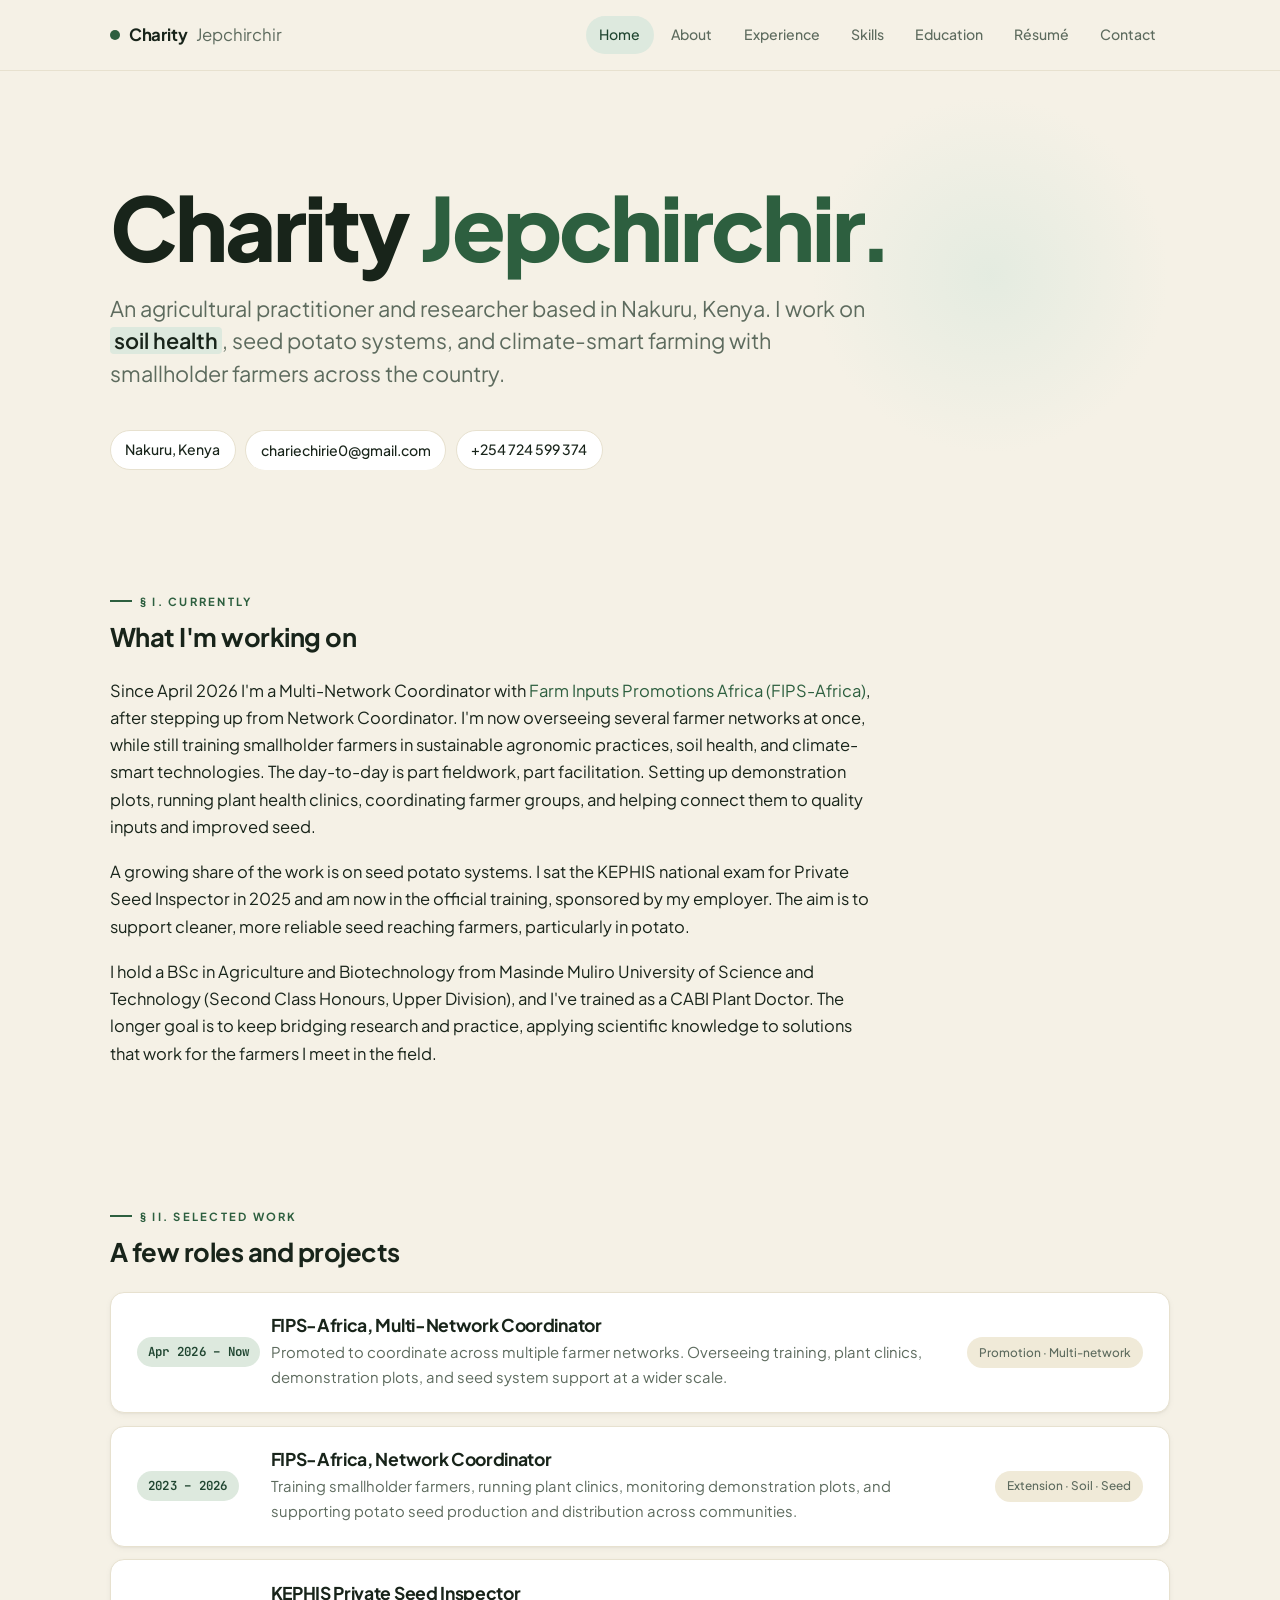
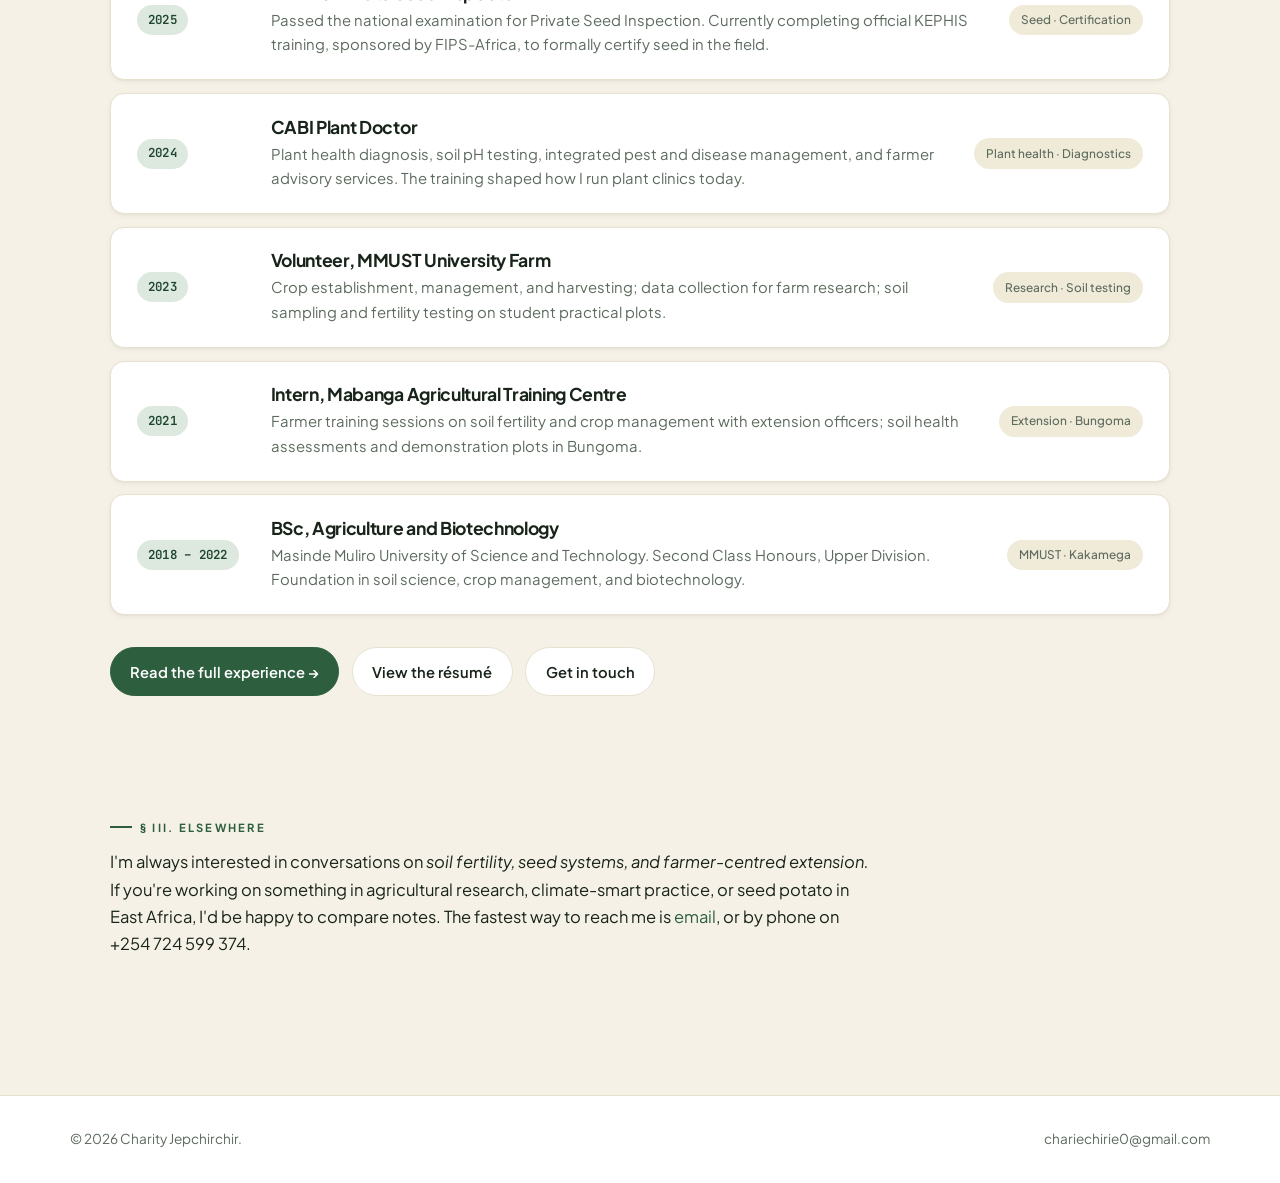
<file: index.html>
<!DOCTYPE html>
<html lang="en">
<head>
    <meta charset="UTF-8">
    <meta name="viewport" content="width=device-width, initial-scale=1.0">
    <title>Charity Jepchirchir</title>
    <meta name="description" content="Charity Jepchirchir. Agricultural practitioner and researcher in Nakuru, Kenya. Multi-Network Coordinator at FIPS-Africa, focused on soil health, seed potato systems, climate-smart agriculture, and farmer extension.">
    <meta name="author" content="Charity Jepchirchir">
    <link rel="canonical" href="https://charie.netlify.app/">

    <meta property="og:type" content="website">
    <meta property="og:site_name" content="Charity Jepchirchir">
    <meta property="og:title" content="Charity Jepchirchir">
    <meta property="og:description" content="Agricultural practitioner and researcher in Nakuru, Kenya. Multi-Network Coordinator at FIPS-Africa, focused on soil health, seed potato systems, and climate-smart agriculture.">
    <meta property="og:url" content="https://charie.netlify.app/">
    <meta property="og:locale" content="en_US">
    <meta property="og:image" content="https://charie.netlify.app/images/og.png">
    <meta property="og:image:width" content="1200">
    <meta property="og:image:height" content="630">
    <meta property="og:image:type" content="image/png">
    <meta property="og:image:alt" content="Charity Jepchirchir. Multi-Network Coordinator at FIPS-Africa. Soil health, seed potato systems, and climate-smart agriculture in Kenya.">

    <meta name="twitter:card" content="summary_large_image">
    <meta name="twitter:title" content="Charity Jepchirchir">
    <meta name="twitter:description" content="Agricultural practitioner and researcher. Soil health, seed potato systems, climate-smart agriculture in Kenya.">
    <meta name="twitter:image" content="https://charie.netlify.app/images/og.png">

    <script type="application/ld+json">
    {
        "@context": "https://schema.org",
        "@type": "Person",
        "@id": "https://charie.netlify.app/#person",
        "name": "Charity Jepchirchir",
        "jobTitle": "Multi-Network Coordinator, Agricultural Practitioner and Researcher",
        "description": "Agricultural practitioner and researcher based in Nakuru, Kenya. Multi-Network Coordinator at Farm Inputs Promotions Africa (FIPS-Africa) since April 2026, previously Network Coordinator from November 2023. Focused on soil health, seed potato systems, plant health diagnostics, climate-smart agriculture, and smallholder farmer extension.",
        "url": "https://charie.netlify.app/",
        "email": "mailto:chariechirie0@gmail.com",
        "telephone": "+254-724-599-374",
        "address": {
            "@type": "PostalAddress",
            "postOfficeBoxNumber": "9539",
            "addressLocality": "Nakuru",
            "addressCountry": "KE"
        },
        "nationality": {"@type": "Country", "name": "Kenya"},
        "alumniOf": {
            "@type": "CollegeOrUniversity",
            "name": "Masinde Muliro University of Science and Technology"
        },
        "knowsAbout": [
            "Soil Health",
            "Soil Fertility Management",
            "Seed Potato Systems",
            "Plant Health Diagnostics",
            "Integrated Pest and Disease Management",
            "Farmer Training and Extension",
            "Climate-Smart Agriculture",
            "Agricultural Biotechnology",
            "KEPHIS Seed Inspection",
            "Sustainable Agriculture"
        ],
        "knowsLanguage": [
            {"@type": "Language", "name": "English", "alternateName": "en"},
            {"@type": "Language", "name": "Swahili", "alternateName": "sw"}
        ],
        "hasCredential": [
            {
                "@type": "EducationalOccupationalCredential",
                "name": "KEPHIS Private Seed Inspector",
                "credentialCategory": "Certificate",
                "recognizedBy": {"@type": "Organization", "name": "Kenya Plant Health Inspectorate Service"},
                "validFrom": "2025"
            },
            {
                "@type": "EducationalOccupationalCredential",
                "name": "Plant Doctor Training",
                "credentialCategory": "Certificate",
                "recognizedBy": {"@type": "Organization", "name": "CABI"}
            },
            {
                "@type": "EducationalOccupationalCredential",
                "name": "Seed Potato Systems and Management",
                "credentialCategory": "Certificate"
            }
        ],
        "worksFor": {
            "@type": "Organization",
            "name": "Farm Inputs Promotions Africa (FIPS-Africa)"
        },
        "seeks": {
            "@type": "Demand",
            "name": "Roles and collaborations in agricultural research, seed systems, soil health, and farmer extension across Kenya and Africa"
        }
    }
    </script>

    <script type="application/ld+json">
    {
        "@context": "https://schema.org",
        "@type": "WebSite",
        "@id": "https://charie.netlify.app/#website",
        "url": "https://charie.netlify.app/",
        "name": "Charity Jepchirchir",
        "description": "Personal portfolio of Charity Jepchirchir. Agricultural practitioner, researcher, and farmer extension specialist.",
        "publisher": {"@id": "https://charie.netlify.app/#person"},
        "inLanguage": "en"
    }
    </script>

    <link rel="icon" type="image/svg+xml" href="images/favicon.svg">
    <link rel="icon" type="image/png" sizes="64x64" href="images/favicon.png">
    <link rel="apple-touch-icon" sizes="180x180" href="images/apple-touch-icon.png">

    <link rel="preconnect" href="https://fonts.googleapis.com">
    <link rel="preconnect" href="https://fonts.gstatic.com" crossorigin>
    <link href="https://fonts.googleapis.com/css2?family=JetBrains+Mono:wght@500;600&family=Plus+Jakarta+Sans:wght@400;500;600;700;800&display=swap" rel="stylesheet">
    <link rel="stylesheet" href="styles/main.css">
</head>
<body>
    <header class="site-header">
        <div class="inner">
            <a href="index.html" class="wordmark">Charity <em>Jepchirchir</em></a>
            <button class="menu-toggle" aria-expanded="false" aria-controls="site-nav">Menu</button>
            <nav class="site-nav" id="site-nav">
                <a href="index.html" aria-current="page">Home</a>
                <a href="pages/about.html">About</a>
                <a href="pages/experience.html">Experience</a>
                <a href="pages/skills.html">Skills</a>
                <a href="pages/education.html">Education</a>
                <a href="pages/resume.html">Résumé</a>
                <a href="pages/contact.html">Contact</a>
            </nav>
        </div>
    </header>

    <main>
        <section class="intro">
            <h1>Charity <em>Jepchirchir.</em></h1>
            <p class="lede">
                An agricultural practitioner and researcher based in Nakuru, Kenya. I work on <em>soil health</em>, seed potato systems, and climate-smart farming with smallholder farmers across the country.
            </p>
            <div class="byline">
                <span>Nakuru, Kenya</span>
                <a href="mailto:chariechirie0@gmail.com">chariechirie0@gmail.com</a>
                <span>+254 724 599 374</span>
            </div>
        </section>

        <section class="page-section">
            <span class="section-num">§ I. Currently</span>
            <h2 class="section-title">What I'm working on</h2>
            <div class="col">
                <p>
                    Since April 2026 I'm a Multi-Network Coordinator with <a href="https://fipsafrica.org" target="_blank" rel="noopener">Farm Inputs Promotions Africa (FIPS-Africa)</a>, after stepping up from Network Coordinator. I'm now overseeing several farmer networks at once, while still training smallholder farmers in sustainable agronomic practices, soil health, and climate-smart technologies. The day-to-day is part fieldwork, part facilitation. Setting up demonstration plots, running plant health clinics, coordinating farmer groups, and helping connect them to quality inputs and improved seed.
                </p>
                <p>
                    A growing share of the work is on seed potato systems. I sat the KEPHIS national exam for Private Seed Inspector in 2025 and am now in the official training, sponsored by my employer. The aim is to support cleaner, more reliable seed reaching farmers, particularly in potato.
                </p>
                <p>
                    I hold a BSc in Agriculture and Biotechnology from Masinde Muliro University of Science and Technology (Second Class Honours, Upper Division), and I've trained as a CABI Plant Doctor. The longer goal is to keep bridging research and practice, applying scientific knowledge to solutions that work for the farmers I meet in the field.
                </p>
            </div>
        </section>

        <section class="page-section">
            <span class="section-num">§ II. Selected work</span>
            <h2 class="section-title">A few roles and projects</h2>

            <ul class="work-list">
                <li>
                    <span class="year">Apr 2026 – Now</span>
                    <div>
                        <h3 class="title"><a href="pages/experience.html">FIPS-Africa, Multi-Network Coordinator</a></h3>
                        <p class="desc">Promoted to coordinate across multiple farmer networks. Overseeing training, plant clinics, demonstration plots, and seed system support at a wider scale.</p>
                    </div>
                    <span class="meta">Promotion · Multi-network</span>
                </li>
                <li>
                    <span class="year">2023 – 2026</span>
                    <div>
                        <h3 class="title"><a href="pages/experience.html">FIPS-Africa, Network Coordinator</a></h3>
                        <p class="desc">Training smallholder farmers, running plant clinics, monitoring demonstration plots, and supporting potato seed production and distribution across communities.</p>
                    </div>
                    <span class="meta">Extension · Soil · Seed</span>
                </li>
                <li>
                    <span class="year">2025</span>
                    <div>
                        <h3 class="title">KEPHIS Private Seed Inspector</h3>
                        <p class="desc">Passed the national examination for Private Seed Inspection. Currently completing official KEPHIS training, sponsored by FIPS-Africa, to formally certify seed in the field.</p>
                    </div>
                    <span class="meta">Seed · Certification</span>
                </li>
                <li>
                    <span class="year">2024</span>
                    <div>
                        <h3 class="title">CABI Plant Doctor</h3>
                        <p class="desc">Plant health diagnosis, soil pH testing, integrated pest and disease management, and farmer advisory services. The training shaped how I run plant clinics today.</p>
                    </div>
                    <span class="meta">Plant health · Diagnostics</span>
                </li>
                <li>
                    <span class="year">2023</span>
                    <div>
                        <h3 class="title">Volunteer, MMUST University Farm</h3>
                        <p class="desc">Crop establishment, management, and harvesting; data collection for farm research; soil sampling and fertility testing on student practical plots.</p>
                    </div>
                    <span class="meta">Research · Soil testing</span>
                </li>
                <li>
                    <span class="year">2021</span>
                    <div>
                        <h3 class="title">Intern, Mabanga Agricultural Training Centre</h3>
                        <p class="desc">Farmer training sessions on soil fertility and crop management with extension officers; soil health assessments and demonstration plots in Bungoma.</p>
                    </div>
                    <span class="meta">Extension · Bungoma</span>
                </li>
                <li>
                    <span class="year">2018 – 2022</span>
                    <div>
                        <h3 class="title">BSc, Agriculture and Biotechnology</h3>
                        <p class="desc">Masinde Muliro University of Science and Technology. Second Class Honours, Upper Division. Foundation in soil science, crop management, and biotechnology.</p>
                    </div>
                    <span class="meta">MMUST · Kakamega</span>
                </li>
            </ul>

            <div class="actions">
                <a href="pages/experience.html">Read the full experience →</a>
                <a href="pages/resume.html">View the résumé</a>
                <a href="pages/contact.html">Get in touch</a>
            </div>
        </section>

        <section class="page-section">
            <span class="section-num">§ III. Elsewhere</span>
            <div class="col">
                <p>
                    I'm always interested in conversations on <em>soil fertility, seed systems, and farmer-centred extension.</em> If you're working on something in agricultural research, climate-smart practice, or seed potato in East Africa, I'd be happy to compare notes. The fastest way to reach me is <a href="mailto:chariechirie0@gmail.com">email</a>, or by phone on +254 724 599 374.
                </p>
            </div>
        </section>
    </main>

    <footer class="site-footer">
        <div class="inner">
            <span>© 2026 Charity Jepchirchir.</span>
            <a href="mailto:chariechirie0@gmail.com">chariechirie0@gmail.com</a>
        </div>
    </footer>

    <script>
        (function () {
            var btn = document.querySelector('.menu-toggle');
            var nav = document.getElementById('site-nav');
            if (!btn || !nav) return;
            btn.addEventListener('click', function () {
                var open = nav.classList.toggle('open');
                btn.setAttribute('aria-expanded', open ? 'true' : 'false');
            });
        })();
    </script>
</body>
</html>
</file>
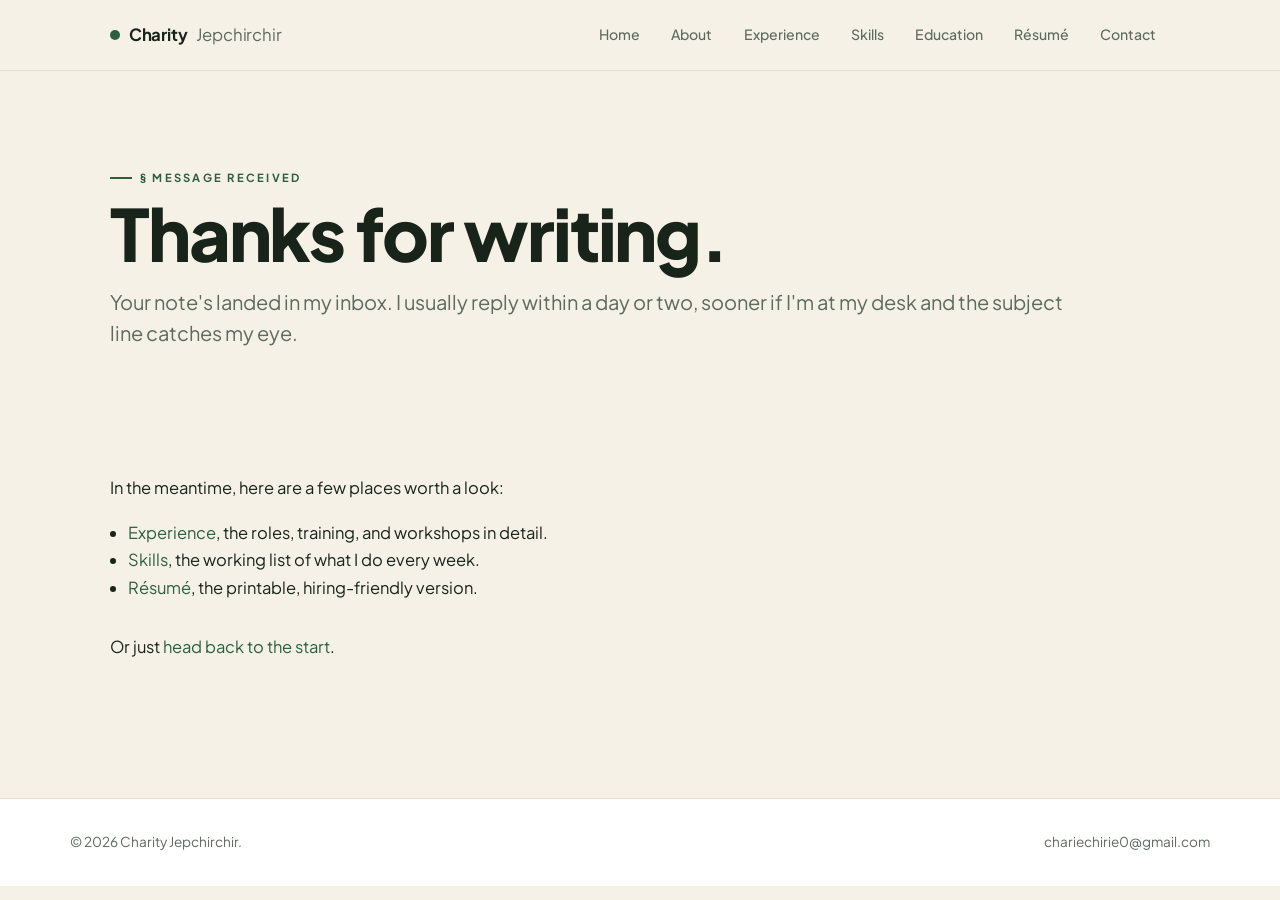
<file: thank-you.html>
<!DOCTYPE html>
<html lang="en">
<head>
    <meta charset="UTF-8">
    <meta name="viewport" content="width=device-width, initial-scale=1.0">
    <title>Thanks, Charity Jepchirchir</title>
    <meta name="description" content="Message received. I'll be in touch.">
    <meta name="robots" content="noindex, follow">
    <link rel="canonical" href="https://charie.netlify.app/thank-you">

    <link rel="icon" type="image/svg+xml" href="images/favicon.svg">
    <link rel="icon" type="image/png" sizes="64x64" href="images/favicon.png">
    <link rel="apple-touch-icon" sizes="180x180" href="images/apple-touch-icon.png">

    <link rel="preconnect" href="https://fonts.googleapis.com">
    <link rel="preconnect" href="https://fonts.gstatic.com" crossorigin>
    <link href="https://fonts.googleapis.com/css2?family=JetBrains+Mono:wght@500;600&family=Plus+Jakarta+Sans:wght@400;500;600;700;800&display=swap" rel="stylesheet">
    <link rel="stylesheet" href="styles/main.css">
</head>
<body>
    <header class="site-header">
        <div class="inner">
            <a href="index.html" class="wordmark">Charity <em>Jepchirchir</em></a>
            <button class="menu-toggle" aria-expanded="false" aria-controls="site-nav">Menu</button>
            <nav class="site-nav" id="site-nav">
                <a href="index.html">Home</a>
                <a href="pages/about.html">About</a>
                <a href="pages/experience.html">Experience</a>
                <a href="pages/skills.html">Skills</a>
                <a href="pages/education.html">Education</a>
                <a href="pages/resume.html">Résumé</a>
                <a href="pages/contact.html">Contact</a>
            </nav>
        </div>
    </header>

    <main>
        <section class="page-head">
            <span class="eyebrow">§ Message received</span>
            <h1 class="page-title">Thanks for writing.</h1>
            <p class="dek">
                Your note's landed in my inbox. I usually reply within a day or two, sooner if I'm at my desk and the subject line catches my eye.
            </p>
        </section>

        <section class="page-section">
            <div class="col">
                <p>
                    In the meantime, here are a few places worth a look:
                </p>
                <ul style="margin: 0 0 2rem; padding-left: 1.1rem;">
                    <li><a href="pages/experience.html">Experience</a>, the roles, training, and workshops in detail.</li>
                    <li><a href="pages/skills.html">Skills</a>, the working list of what I do every week.</li>
                    <li><a href="pages/resume.html">Résumé</a>, the printable, hiring-friendly version.</li>
                </ul>
                <p>
                    Or just <a href="index.html">head back to the start</a>.
                </p>
            </div>
        </section>
    </main>

    <footer class="site-footer">
        <div class="inner">
            <span>© 2026 Charity Jepchirchir.</span>
            <a href="mailto:chariechirie0@gmail.com">chariechirie0@gmail.com</a>
        </div>
    </footer>

    <script>
        (function () {
            var btn = document.querySelector('.menu-toggle');
            var nav = document.getElementById('site-nav');
            if (!btn || !nav) return;
            btn.addEventListener('click', function () {
                var open = nav.classList.toggle('open');
                btn.setAttribute('aria-expanded', open ? 'true' : 'false');
            });
        })();
    </script>
</body>
</html>
</file>
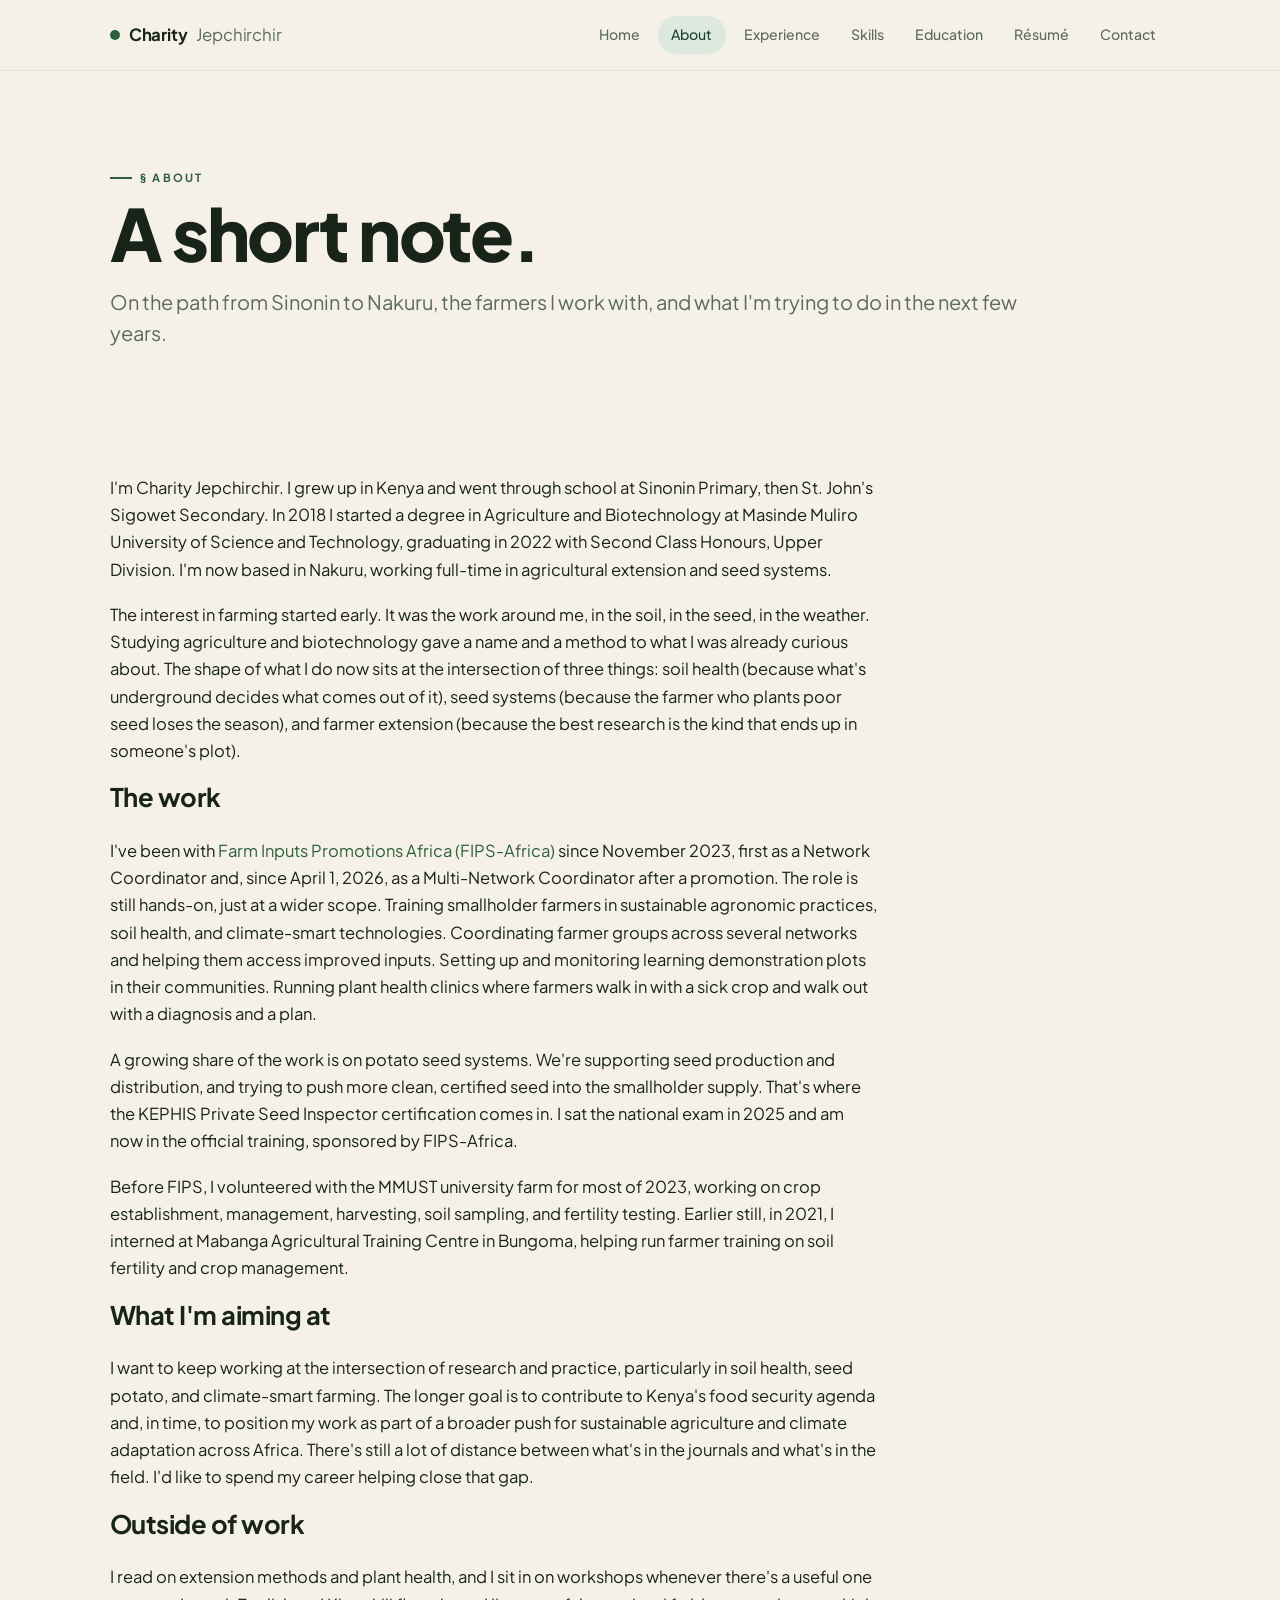
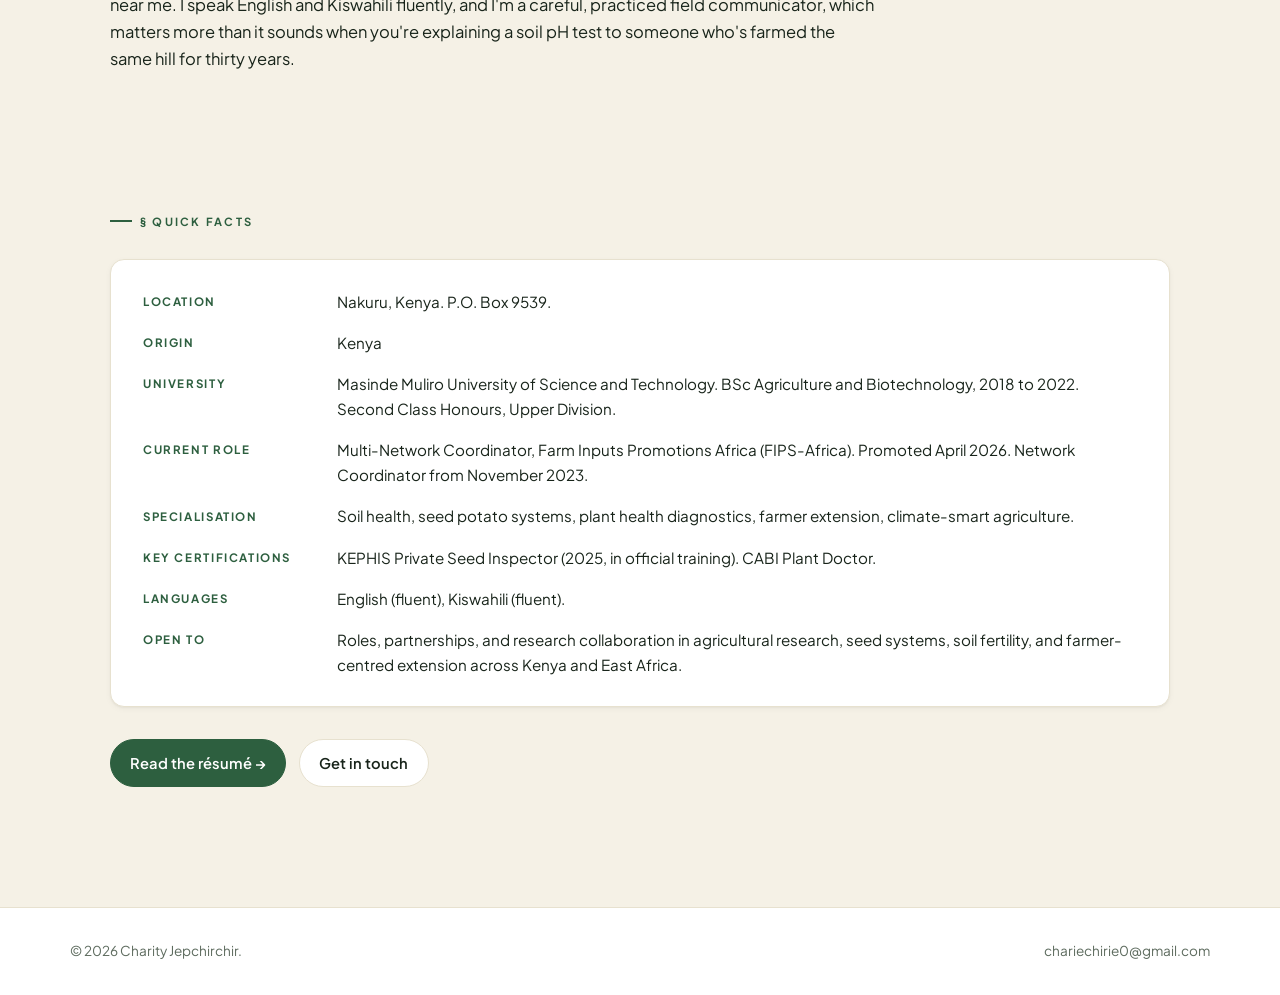
<file: pages/about.html>
<!DOCTYPE html>
<html lang="en">
<head>
    <meta charset="UTF-8">
    <meta name="viewport" content="width=device-width, initial-scale=1.0">
    <title>About, Charity Jepchirchir</title>
    <meta name="description" content="A short note on the path from Sigowet to Nakuru, the work I do with smallholder farmers, and what I'm trying to do next.">
    <link rel="canonical" href="https://charie.netlify.app/pages/about">

    <meta property="og:type" content="profile">
    <meta property="og:site_name" content="Charity Jepchirchir">
    <meta property="og:title" content="About, Charity Jepchirchir">
    <meta property="og:description" content="A short note on the path from Sigowet to Nakuru, the work I do with smallholder farmers, and what I'm trying to do next.">
    <meta property="og:url" content="https://charie.netlify.app/pages/about">
    <meta property="og:locale" content="en_US">
    <meta property="og:image" content="https://charie.netlify.app/images/og.png">
    <meta property="og:image:width" content="1200">
    <meta property="og:image:height" content="630">
    <meta property="og:image:type" content="image/png">
    <meta property="og:image:alt" content="Charity Jepchirchir. Multi-Network Coordinator at FIPS-Africa. Soil health, seed potato systems, and climate-smart agriculture in Kenya.">
    <meta property="profile:first_name" content="Charity">
    <meta property="profile:last_name" content="Jepchirchir">

    <meta name="twitter:card" content="summary_large_image">
    <meta name="twitter:title" content="About, Charity Jepchirchir">
    <meta name="twitter:description" content="A short note on the path from Sigowet to Nakuru, the work I do with smallholder farmers, and what I'm trying to do next.">
    <meta name="twitter:image" content="https://charie.netlify.app/images/og.png">

    <script type="application/ld+json">
    {
        "@context": "https://schema.org",
        "@type": "AboutPage",
        "@id": "https://charie.netlify.app/pages/about#webpage",
        "url": "https://charie.netlify.app/pages/about",
        "name": "About, Charity Jepchirchir",
        "description": "A short note on the path from Sigowet to Nakuru, the work I do with smallholder farmers, and what I'm trying to do next.",
        "inLanguage": "en",
        "isPartOf": {"@id": "https://charie.netlify.app/#website"},
        "about": {"@id": "https://charie.netlify.app/#person"},
        "mainEntity": {"@id": "https://charie.netlify.app/#person"}
    }
    </script>

    <link rel="icon" type="image/svg+xml" href="../images/favicon.svg">
    <link rel="icon" type="image/png" sizes="64x64" href="../images/favicon.png">
    <link rel="apple-touch-icon" sizes="180x180" href="../images/apple-touch-icon.png">

    <link rel="preconnect" href="https://fonts.googleapis.com">
    <link rel="preconnect" href="https://fonts.gstatic.com" crossorigin>
    <link href="https://fonts.googleapis.com/css2?family=JetBrains+Mono:wght@500;600&family=Plus+Jakarta+Sans:wght@400;500;600;700;800&display=swap" rel="stylesheet">
    <link rel="stylesheet" href="../styles/main.css">
</head>
<body>
    <header class="site-header">
        <div class="inner">
            <a href="../index.html" class="wordmark">Charity <em>Jepchirchir</em></a>
            <button class="menu-toggle" aria-expanded="false" aria-controls="site-nav">Menu</button>
            <nav class="site-nav" id="site-nav">
                <a href="../index.html">Home</a>
                <a href="about.html" aria-current="page">About</a>
                <a href="experience.html">Experience</a>
                <a href="skills.html">Skills</a>
                <a href="education.html">Education</a>
                <a href="resume.html">Résumé</a>
                <a href="contact.html">Contact</a>
            </nav>
        </div>
    </header>

    <main>
        <section class="page-head">
            <span class="eyebrow">§ About</span>
            <h1 class="page-title">A short note.</h1>
            <p class="dek">
                On the path from Sinonin to Nakuru, the farmers I work with, and what I'm trying to do in the next few years.
            </p>
        </section>

        <section class="page-section">
            <div class="col">
                <p>
                    I'm Charity Jepchirchir. I grew up in Kenya and went through school at Sinonin Primary, then St. John's Sigowet Secondary. In 2018 I started a degree in Agriculture and Biotechnology at Masinde Muliro University of Science and Technology, graduating in 2022 with Second Class Honours, Upper Division. I'm now based in Nakuru, working full-time in agricultural extension and seed systems.
                </p>
                <p>
                    The interest in farming started early. It was the work around me, in the soil, in the seed, in the weather. Studying agriculture and biotechnology gave a name and a method to what I was already curious about. The shape of what I do now sits at the intersection of three things: soil health (because what's underground decides what comes out of it), seed systems (because the farmer who plants poor seed loses the season), and farmer extension (because the best research is the kind that ends up in someone's plot).
                </p>

                <h2 class="section-title">The work</h2>
                <p>
                    I've been with <a href="https://fipsafrica.org" target="_blank" rel="noopener">Farm Inputs Promotions Africa (FIPS-Africa)</a> since November 2023, first as a Network Coordinator and, since April 1, 2026, as a Multi-Network Coordinator after a promotion. The role is still hands-on, just at a wider scope. Training smallholder farmers in sustainable agronomic practices, soil health, and climate-smart technologies. Coordinating farmer groups across several networks and helping them access improved inputs. Setting up and monitoring learning demonstration plots in their communities. Running plant health clinics where farmers walk in with a sick crop and walk out with a diagnosis and a plan.
                </p>
                <p>
                    A growing share of the work is on potato seed systems. We're supporting seed production and distribution, and trying to push more clean, certified seed into the smallholder supply. That's where the KEPHIS Private Seed Inspector certification comes in. I sat the national exam in 2025 and am now in the official training, sponsored by FIPS-Africa.
                </p>
                <p>
                    Before FIPS, I volunteered with the MMUST university farm for most of 2023, working on crop establishment, management, harvesting, soil sampling, and fertility testing. Earlier still, in 2021, I interned at Mabanga Agricultural Training Centre in Bungoma, helping run farmer training on soil fertility and crop management.
                </p>

                <h2 class="section-title">What I'm aiming at</h2>
                <p>
                    I want to keep working at the intersection of research and practice, particularly in soil health, seed potato, and climate-smart farming. The longer goal is to contribute to Kenya's food security agenda and, in time, to position my work as part of a broader push for sustainable agriculture and climate adaptation across Africa. There's still a lot of distance between what's in the journals and what's in the field. I'd like to spend my career helping close that gap.
                </p>

                <h2 class="section-title">Outside of work</h2>
                <p>
                    I read on extension methods and plant health, and I sit in on workshops whenever there's a useful one near me. I speak English and Kiswahili fluently, and I'm a careful, practiced field communicator, which matters more than it sounds when you're explaining a soil pH test to someone who's farmed the same hill for thirty years.
                </p>
            </div>
        </section>

        <section class="page-section">
            <span class="section-num">§ Quick facts</span>
            <dl class="aside-list">
                <dt>Location</dt>
                <dd>Nakuru, Kenya. P.O. Box 9539.</dd>
                <dt>Origin</dt>
                <dd>Kenya</dd>
                <dt>University</dt>
                <dd>Masinde Muliro University of Science and Technology. BSc Agriculture and Biotechnology, 2018 to 2022. Second Class Honours, Upper Division.</dd>
                <dt>Current role</dt>
                <dd>Multi-Network Coordinator, Farm Inputs Promotions Africa (FIPS-Africa). Promoted April 2026. Network Coordinator from November 2023.</dd>
                <dt>Specialisation</dt>
                <dd>Soil health, seed potato systems, plant health diagnostics, farmer extension, climate-smart agriculture.</dd>
                <dt>Key certifications</dt>
                <dd>KEPHIS Private Seed Inspector (2025, in official training). CABI Plant Doctor.</dd>
                <dt>Languages</dt>
                <dd>English (fluent), Kiswahili (fluent).</dd>
                <dt>Open to</dt>
                <dd>Roles, partnerships, and research collaboration in agricultural research, seed systems, soil fertility, and farmer-centred extension across Kenya and East Africa.</dd>
            </dl>

            <div class="actions">
                <a href="resume.html">Read the résumé →</a>
                <a href="contact.html">Get in touch</a>
            </div>
        </section>
    </main>

    <footer class="site-footer">
        <div class="inner">
            <span>© 2026 Charity Jepchirchir.</span>
            <a href="mailto:chariechirie0@gmail.com">chariechirie0@gmail.com</a>
        </div>
    </footer>

    <script>
        (function () {
            var btn = document.querySelector('.menu-toggle');
            var nav = document.getElementById('site-nav');
            if (!btn || !nav) return;
            btn.addEventListener('click', function () {
                var open = nav.classList.toggle('open');
                btn.setAttribute('aria-expanded', open ? 'true' : 'false');
            });
        })();
    </script>
</body>
</html>
</file>
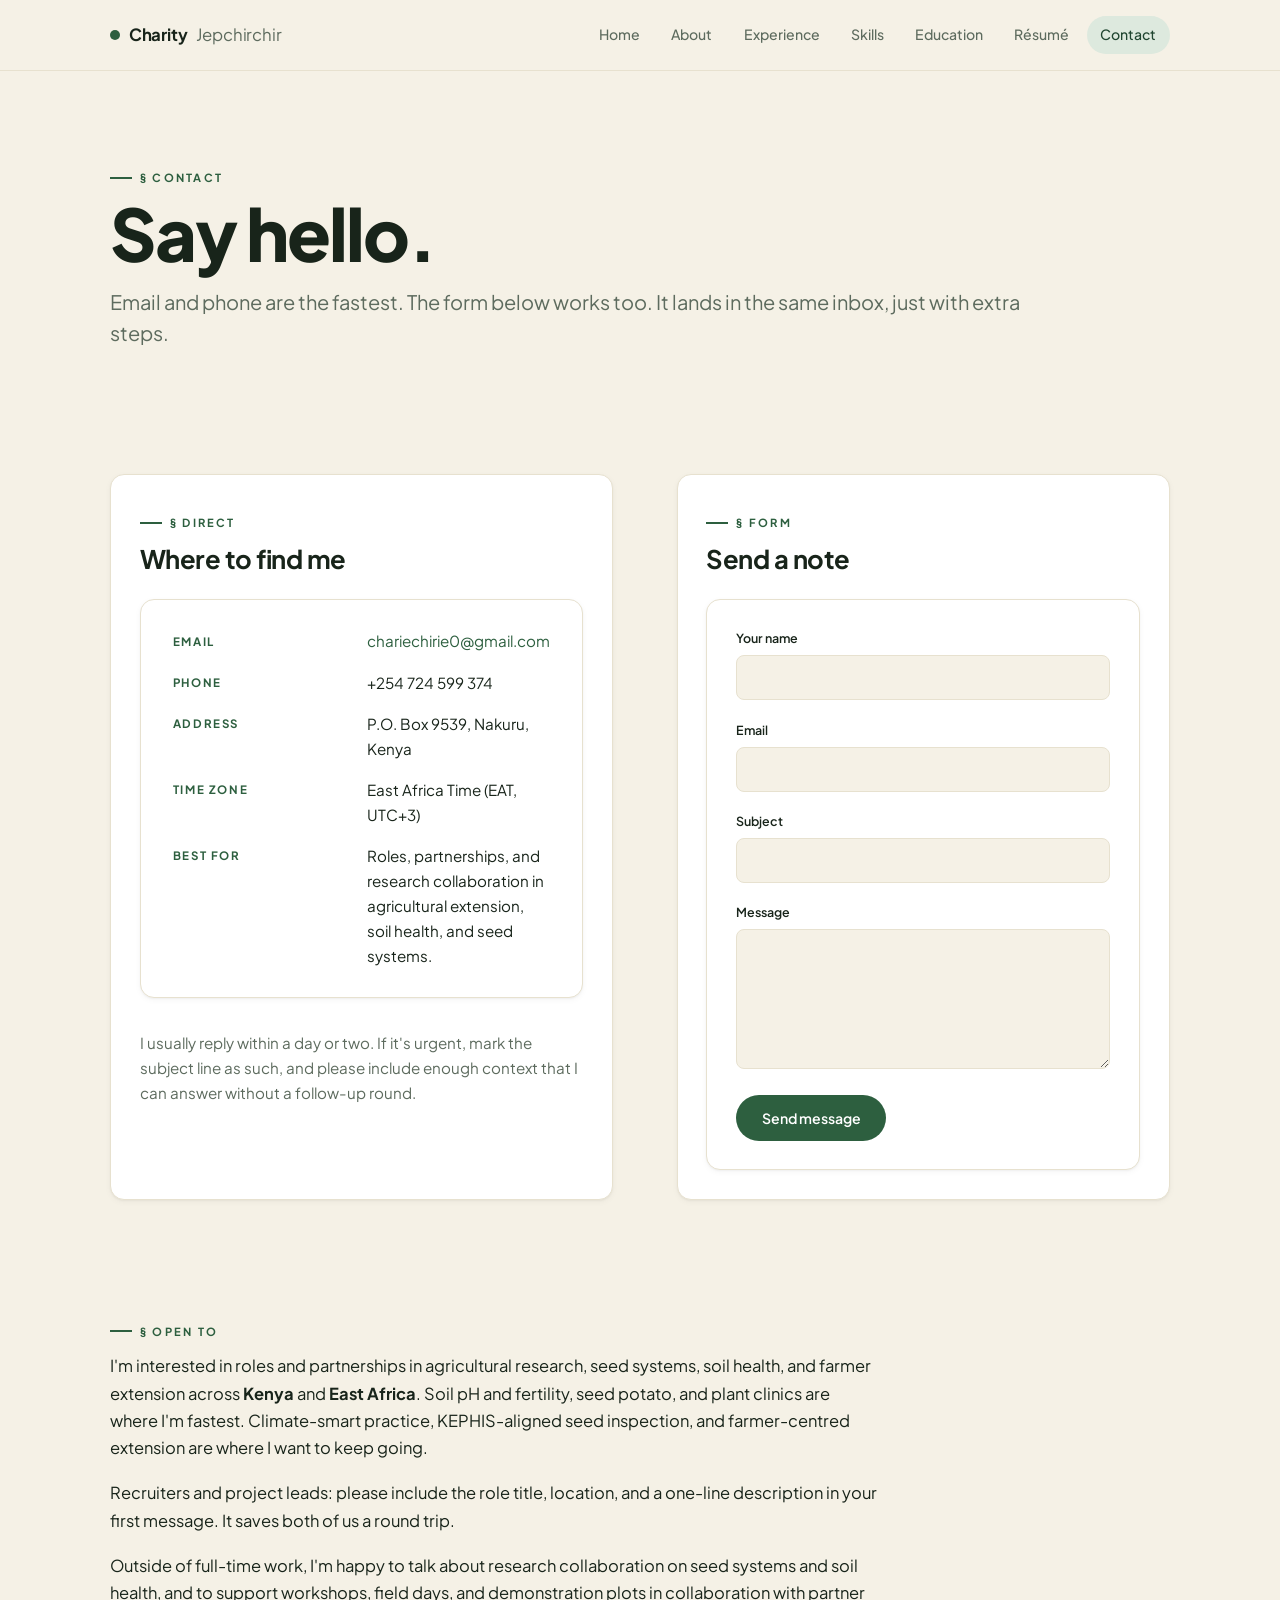
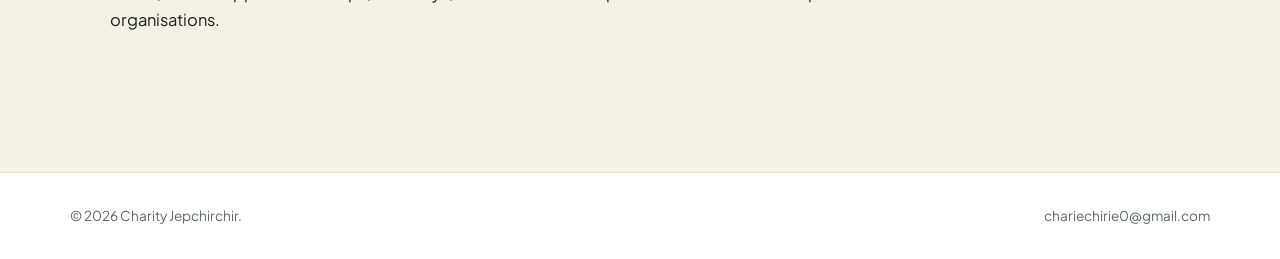
<file: pages/contact.html>
<!DOCTYPE html>
<html lang="en">
<head>
    <meta charset="UTF-8">
    <meta name="viewport" content="width=device-width, initial-scale=1.0">
    <title>Contact, Charity Jepchirchir</title>
    <meta name="description" content="Get in touch. Email, phone, location, and a short message form.">
    <link rel="canonical" href="https://charie.netlify.app/pages/contact">

    <meta property="og:type" content="website">
    <meta property="og:site_name" content="Charity Jepchirchir">
    <meta property="og:title" content="Contact, Charity Jepchirchir">
    <meta property="og:description" content="Get in touch. Email, phone, location, and a short message form.">
    <meta property="og:url" content="https://charie.netlify.app/pages/contact">
    <meta property="og:locale" content="en_US">
    <meta property="og:image" content="https://charie.netlify.app/images/og.png">
    <meta property="og:image:width" content="1200">
    <meta property="og:image:height" content="630">
    <meta property="og:image:type" content="image/png">
    <meta property="og:image:alt" content="Charity Jepchirchir. Multi-Network Coordinator at FIPS-Africa. Soil health, seed potato systems, and climate-smart agriculture in Kenya.">

    <meta name="twitter:card" content="summary_large_image">
    <meta name="twitter:title" content="Contact, Charity Jepchirchir">
    <meta name="twitter:description" content="Get in touch. Email, phone, location, and a short message form.">
    <meta name="twitter:image" content="https://charie.netlify.app/images/og.png">

    <script type="application/ld+json">
    {
        "@context": "https://schema.org",
        "@type": "ContactPage",
        "@id": "https://charie.netlify.app/pages/contact#webpage",
        "url": "https://charie.netlify.app/pages/contact",
        "name": "Contact, Charity Jepchirchir",
        "description": "Get in touch. Email, phone, location, and a short message form.",
        "inLanguage": "en",
        "isPartOf": {"@id": "https://charie.netlify.app/#website"},
        "about": {"@id": "https://charie.netlify.app/#person"},
        "mainEntity": {"@id": "https://charie.netlify.app/#person"}
    }
    </script>

    <link rel="icon" type="image/svg+xml" href="../images/favicon.svg">
    <link rel="icon" type="image/png" sizes="64x64" href="../images/favicon.png">
    <link rel="apple-touch-icon" sizes="180x180" href="../images/apple-touch-icon.png">

    <link rel="preconnect" href="https://fonts.googleapis.com">
    <link rel="preconnect" href="https://fonts.gstatic.com" crossorigin>
    <link href="https://fonts.googleapis.com/css2?family=JetBrains+Mono:wght@500;600&family=Plus+Jakarta+Sans:wght@400;500;600;700;800&display=swap" rel="stylesheet">
    <link rel="stylesheet" href="../styles/main.css">
</head>
<body>
    <header class="site-header">
        <div class="inner">
            <a href="../index.html" class="wordmark">Charity <em>Jepchirchir</em></a>
            <button class="menu-toggle" aria-expanded="false" aria-controls="site-nav">Menu</button>
            <nav class="site-nav" id="site-nav">
                <a href="../index.html">Home</a>
                <a href="about.html">About</a>
                <a href="experience.html">Experience</a>
                <a href="skills.html">Skills</a>
                <a href="education.html">Education</a>
                <a href="resume.html">Résumé</a>
                <a href="contact.html" aria-current="page">Contact</a>
            </nav>
        </div>
    </header>

    <main>
        <section class="page-head">
            <span class="eyebrow">§ Contact</span>
            <h1 class="page-title">Say hello.</h1>
            <p class="dek">
                Email and phone are the fastest. The form below works too. It lands in the same inbox, just with extra steps.
            </p>
        </section>

        <section class="page-section">
            <div class="two-col">
                <div>
                    <span class="section-num">§ Direct</span>
                    <h2 class="section-title">Where to find me</h2>

                    <dl class="aside-list">
                        <dt>Email</dt>
                        <dd><a href="mailto:chariechirie0@gmail.com">chariechirie0@gmail.com</a></dd>

                        <dt>Phone</dt>
                        <dd>+254 724 599 374</dd>

                        <dt>Address</dt>
                        <dd>P.O. Box 9539, Nakuru, Kenya</dd>

                        <dt>Time zone</dt>
                        <dd>East Africa Time (EAT, UTC+3)</dd>

                        <dt>Best for</dt>
                        <dd>Roles, partnerships, and research collaboration in agricultural extension, soil health, and seed systems.</dd>
                    </dl>

                    <p style="margin-top:2rem; color: var(--muted); font-size: 0.95rem;">
                        I usually reply within a day or two. If it's urgent, mark the subject line as such, and please include enough context that I can answer without a follow-up round.
                    </p>
                </div>

                <div>
                    <span class="section-num">§ Form</span>
                    <h2 class="section-title">Send a note</h2>

                    <form class="contact-form" name="contact" method="POST" data-netlify="true" netlify-honeypot="bot-field" action="/thank-you.html">
                        <input type="hidden" name="form-name" value="contact">
                        <p style="display:none;">
                            <label>Don't fill this out: <input name="bot-field"></label>
                        </p>

                        <div>
                            <label for="name">Your name</label>
                            <input id="name" name="name" type="text" required autocomplete="name">
                        </div>

                        <div>
                            <label for="email">Email</label>
                            <input id="email" name="email" type="email" required autocomplete="email">
                        </div>

                        <div>
                            <label for="subject">Subject</label>
                            <input id="subject" name="subject" type="text" required>
                        </div>

                        <div>
                            <label for="message">Message</label>
                            <textarea id="message" name="message" rows="6" required></textarea>
                        </div>

                        <button type="submit">Send message</button>
                    </form>
                </div>
            </div>
        </section>

        <section class="page-section">
            <span class="section-num">§ Open to</span>
            <div class="col">
                <p>
                    I'm interested in roles and partnerships in agricultural research, seed systems, soil health, and farmer extension across <strong>Kenya</strong> and <strong>East Africa</strong>. Soil pH and fertility, seed potato, and plant clinics are where I'm fastest. Climate-smart practice, KEPHIS-aligned seed inspection, and farmer-centred extension are where I want to keep going.
                </p>
                <p>
                    Recruiters and project leads: please include the role title, location, and a one-line description in your first message. It saves both of us a round trip.
                </p>
                <p>
                    Outside of full-time work, I'm happy to talk about research collaboration on seed systems and soil health, and to support workshops, field days, and demonstration plots in collaboration with partner organisations.
                </p>
            </div>
        </section>
    </main>

    <footer class="site-footer">
        <div class="inner">
            <span>© 2026 Charity Jepchirchir.</span>
            <a href="mailto:chariechirie0@gmail.com">chariechirie0@gmail.com</a>
        </div>
    </footer>

    <script>
        (function () {
            var btn = document.querySelector('.menu-toggle');
            var nav = document.getElementById('site-nav');
            if (!btn || !nav) return;
            btn.addEventListener('click', function () {
                var open = nav.classList.toggle('open');
                btn.setAttribute('aria-expanded', open ? 'true' : 'false');
            });
        })();
    </script>
</body>
</html>
</file>
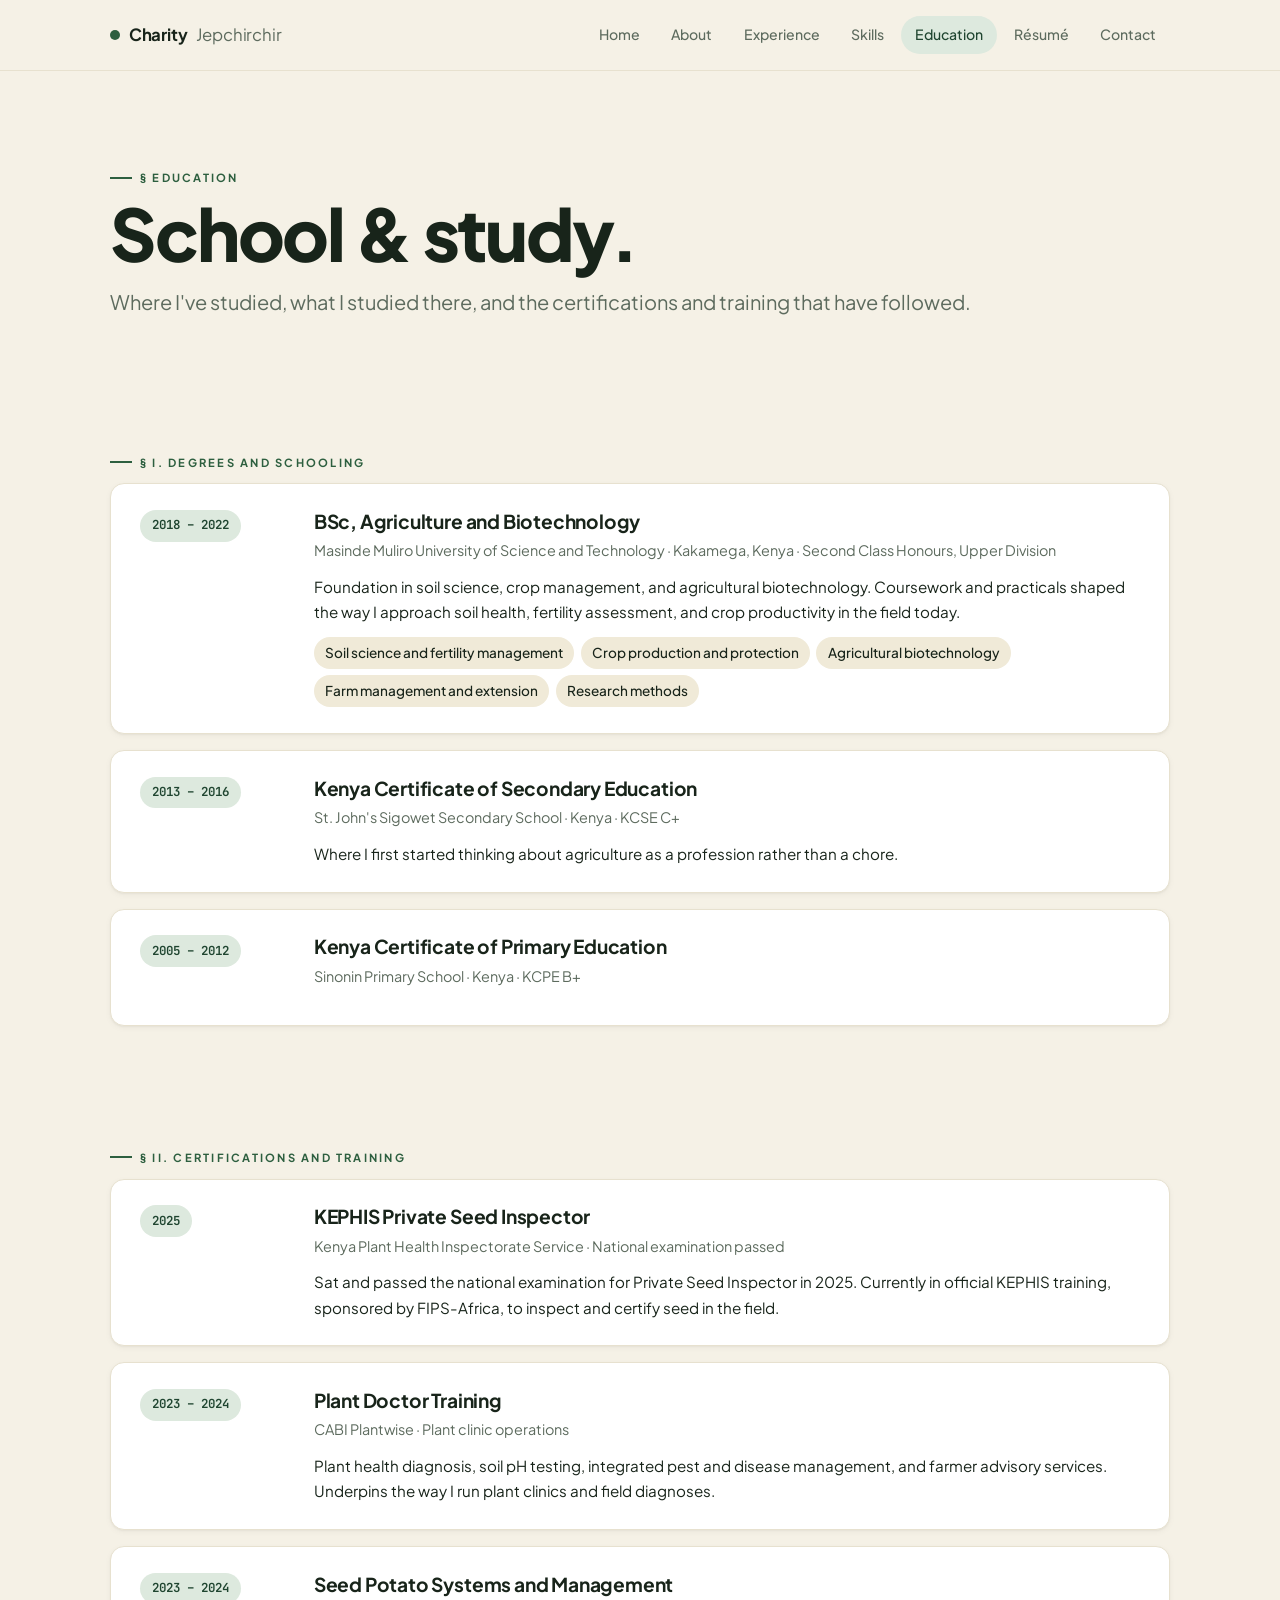
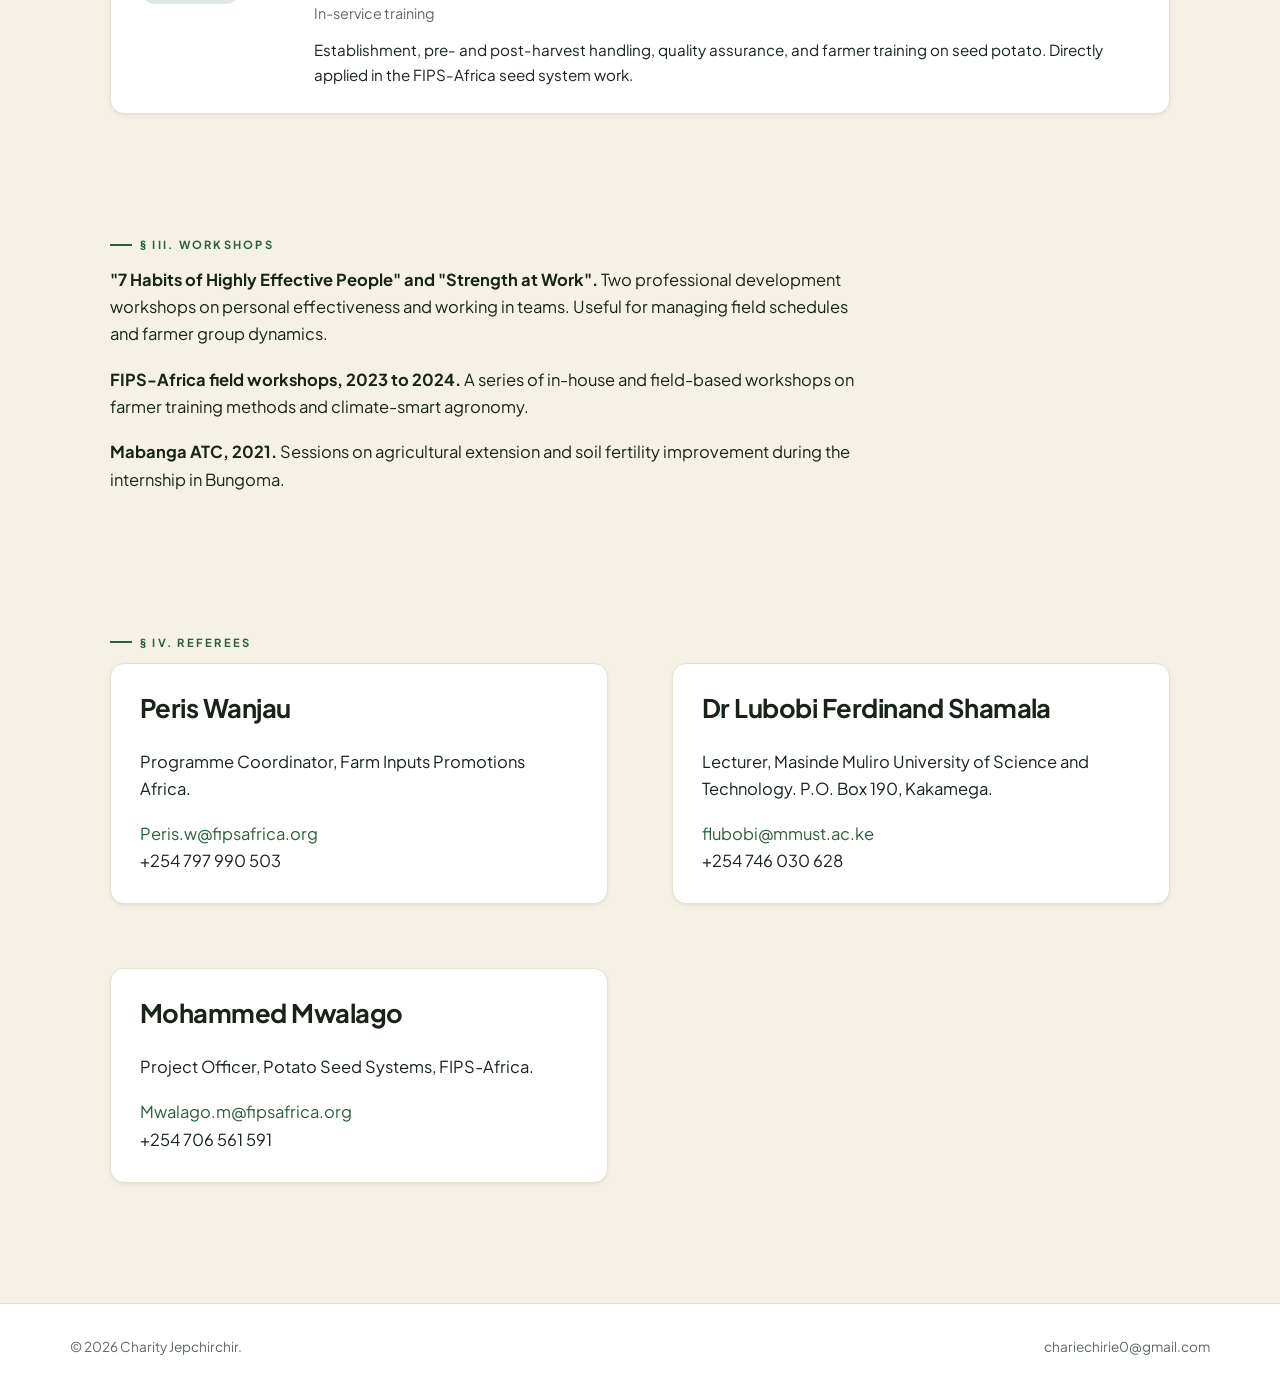
<file: pages/education.html>
<!DOCTYPE html>
<html lang="en">
<head>
    <meta charset="UTF-8">
    <meta name="viewport" content="width=device-width, initial-scale=1.0">
    <title>Education, Charity Jepchirchir</title>
    <meta name="description" content="Education, certifications, and training. Masinde Muliro University, KEPHIS Private Seed Inspector, CABI Plant Doctor, and seed potato systems training.">
    <link rel="canonical" href="https://charie.netlify.app/pages/education">

    <meta property="og:type" content="website">
    <meta property="og:site_name" content="Charity Jepchirchir">
    <meta property="og:title" content="Education, Charity Jepchirchir">
    <meta property="og:description" content="Education, certifications, and training. Masinde Muliro University, KEPHIS Private Seed Inspector, CABI Plant Doctor, and seed potato systems training.">
    <meta property="og:url" content="https://charie.netlify.app/pages/education">
    <meta property="og:locale" content="en_US">
    <meta property="og:image" content="https://charie.netlify.app/images/og.png">
    <meta property="og:image:width" content="1200">
    <meta property="og:image:height" content="630">
    <meta property="og:image:type" content="image/png">
    <meta property="og:image:alt" content="Charity Jepchirchir. Multi-Network Coordinator at FIPS-Africa. Soil health, seed potato systems, and climate-smart agriculture in Kenya.">

    <meta name="twitter:card" content="summary_large_image">
    <meta name="twitter:title" content="Education, Charity Jepchirchir">
    <meta name="twitter:description" content="Education, certifications, and training. Masinde Muliro University, KEPHIS Private Seed Inspector, CABI Plant Doctor.">
    <meta name="twitter:image" content="https://charie.netlify.app/images/og.png">

    <script type="application/ld+json">
    {
        "@context": "https://schema.org",
        "@type": "WebPage",
        "@id": "https://charie.netlify.app/pages/education#webpage",
        "url": "https://charie.netlify.app/pages/education",
        "name": "Education, Charity Jepchirchir",
        "description": "Education, certifications, and training. Masinde Muliro University, KEPHIS Private Seed Inspector, CABI Plant Doctor, and seed potato systems training.",
        "inLanguage": "en",
        "isPartOf": {"@id": "https://charie.netlify.app/#website"},
        "author": {"@id": "https://charie.netlify.app/#person"},
        "mainEntity": {"@id": "https://charie.netlify.app/#person"}
    }
    </script>

    <link rel="icon" type="image/svg+xml" href="../images/favicon.svg">
    <link rel="icon" type="image/png" sizes="64x64" href="../images/favicon.png">
    <link rel="apple-touch-icon" sizes="180x180" href="../images/apple-touch-icon.png">

    <link rel="preconnect" href="https://fonts.googleapis.com">
    <link rel="preconnect" href="https://fonts.gstatic.com" crossorigin>
    <link href="https://fonts.googleapis.com/css2?family=JetBrains+Mono:wght@500;600&family=Plus+Jakarta+Sans:wght@400;500;600;700;800&display=swap" rel="stylesheet">
    <link rel="stylesheet" href="../styles/main.css">
</head>
<body>
    <header class="site-header">
        <div class="inner">
            <a href="../index.html" class="wordmark">Charity <em>Jepchirchir</em></a>
            <button class="menu-toggle" aria-expanded="false" aria-controls="site-nav">Menu</button>
            <nav class="site-nav" id="site-nav">
                <a href="../index.html">Home</a>
                <a href="about.html">About</a>
                <a href="experience.html">Experience</a>
                <a href="skills.html">Skills</a>
                <a href="education.html" aria-current="page">Education</a>
                <a href="resume.html">Résumé</a>
                <a href="contact.html">Contact</a>
            </nav>
        </div>
    </header>

    <main>
        <section class="page-head">
            <span class="eyebrow">§ Education</span>
            <h1 class="page-title">School &amp; study.</h1>
            <p class="dek">
                Where I've studied, what I studied there, and the certifications and training that have followed.
            </p>
        </section>

        <section class="page-section">
            <span class="section-num">§ I. Degrees and schooling</span>

            <ul class="timeline">
                <li>
                    <span class="when">2018 – 2022</span>
                    <div>
                        <h3>BSc, Agriculture and Biotechnology</h3>
                        <p class="place">Masinde Muliro University of Science and Technology · Kakamega, Kenya · Second Class Honours, Upper Division</p>
                        <p class="detail">
                            Foundation in soil science, crop management, and agricultural biotechnology. Coursework and practicals shaped the way I approach soil health, fertility assessment, and crop productivity in the field today.
                        </p>
                        <ul>
                            <li>Soil science and fertility management</li>
                            <li>Crop production and protection</li>
                            <li>Agricultural biotechnology</li>
                            <li>Farm management and extension</li>
                            <li>Research methods</li>
                        </ul>
                    </div>
                </li>
                <li>
                    <span class="when">2013 – 2016</span>
                    <div>
                        <h3>Kenya Certificate of Secondary Education</h3>
                        <p class="place">St. John's Sigowet Secondary School · Kenya · KCSE C+</p>
                        <p class="detail">
                            Where I first started thinking about agriculture as a profession rather than a chore.
                        </p>
                    </div>
                </li>
                <li>
                    <span class="when">2005 – 2012</span>
                    <div>
                        <h3>Kenya Certificate of Primary Education</h3>
                        <p class="place">Sinonin Primary School · Kenya · KCPE B+</p>
                    </div>
                </li>
            </ul>
        </section>

        <section class="page-section">
            <span class="section-num">§ II. Certifications and training</span>
            <ul class="timeline">
                <li>
                    <span class="when">2025</span>
                    <div>
                        <h3>KEPHIS Private Seed Inspector</h3>
                        <p class="place">Kenya Plant Health Inspectorate Service · National examination passed</p>
                        <p class="detail">
                            Sat and passed the national examination for Private Seed Inspector in 2025. Currently in official KEPHIS training, sponsored by FIPS-Africa, to inspect and certify seed in the field.
                        </p>
                    </div>
                </li>
                <li>
                    <span class="when">2023 – 2024</span>
                    <div>
                        <h3>Plant Doctor Training</h3>
                        <p class="place">CABI Plantwise · Plant clinic operations</p>
                        <p class="detail">
                            Plant health diagnosis, soil pH testing, integrated pest and disease management, and farmer advisory services. Underpins the way I run plant clinics and field diagnoses.
                        </p>
                    </div>
                </li>
                <li>
                    <span class="when">2023 – 2024</span>
                    <div>
                        <h3>Seed Potato Systems and Management</h3>
                        <p class="place">In-service training</p>
                        <p class="detail">
                            Establishment, pre- and post-harvest handling, quality assurance, and farmer training on seed potato. Directly applied in the FIPS-Africa seed system work.
                        </p>
                    </div>
                </li>
            </ul>
        </section>

        <section class="page-section">
            <span class="section-num">§ III. Workshops</span>
            <div class="col">
                <p>
                    <strong>"7 Habits of Highly Effective People" and "Strength at Work".</strong> Two professional development workshops on personal effectiveness and working in teams. Useful for managing field schedules and farmer group dynamics.
                </p>
                <p>
                    <strong>FIPS-Africa field workshops, 2023 to 2024.</strong> A series of in-house and field-based workshops on farmer training methods and climate-smart agronomy.
                </p>
                <p>
                    <strong>Mabanga ATC, 2021.</strong> Sessions on agricultural extension and soil fertility improvement during the internship in Bungoma.
                </p>
            </div>
        </section>

        <section class="page-section">
            <span class="section-num">§ IV. Referees</span>
            <div class="two-col">
                <div>
                    <h3 class="section-title">Peris Wanjau</h3>
                    <p>
                        Programme Coordinator, Farm Inputs Promotions Africa.
                    </p>
                    <p>
                        <a href="mailto:Peris.w@fipsafrica.org">Peris.w@fipsafrica.org</a><br>
                        +254 797 990 503
                    </p>
                </div>
                <div>
                    <h3 class="section-title">Dr Lubobi Ferdinand Shamala</h3>
                    <p>
                        Lecturer, Masinde Muliro University of Science and Technology. P.O. Box 190, Kakamega.
                    </p>
                    <p>
                        <a href="mailto:flubobi@mmust.ac.ke">flubobi@mmust.ac.ke</a><br>
                        +254 746 030 628
                    </p>
                </div>
                <div>
                    <h3 class="section-title">Mohammed Mwalago</h3>
                    <p>
                        Project Officer, Potato Seed Systems, FIPS-Africa.
                    </p>
                    <p>
                        <a href="mailto:Mwalago.m@fipsafrica.org">Mwalago.m@fipsafrica.org</a><br>
                        +254 706 561 591
                    </p>
                </div>
            </div>
        </section>
    </main>

    <footer class="site-footer">
        <div class="inner">
            <span>© 2026 Charity Jepchirchir.</span>
            <a href="mailto:chariechirie0@gmail.com">chariechirie0@gmail.com</a>
        </div>
    </footer>

    <script>
        (function () {
            var btn = document.querySelector('.menu-toggle');
            var nav = document.getElementById('site-nav');
            if (!btn || !nav) return;
            btn.addEventListener('click', function () {
                var open = nav.classList.toggle('open');
                btn.setAttribute('aria-expanded', open ? 'true' : 'false');
            });
        })();
    </script>
</body>
</html>
</file>
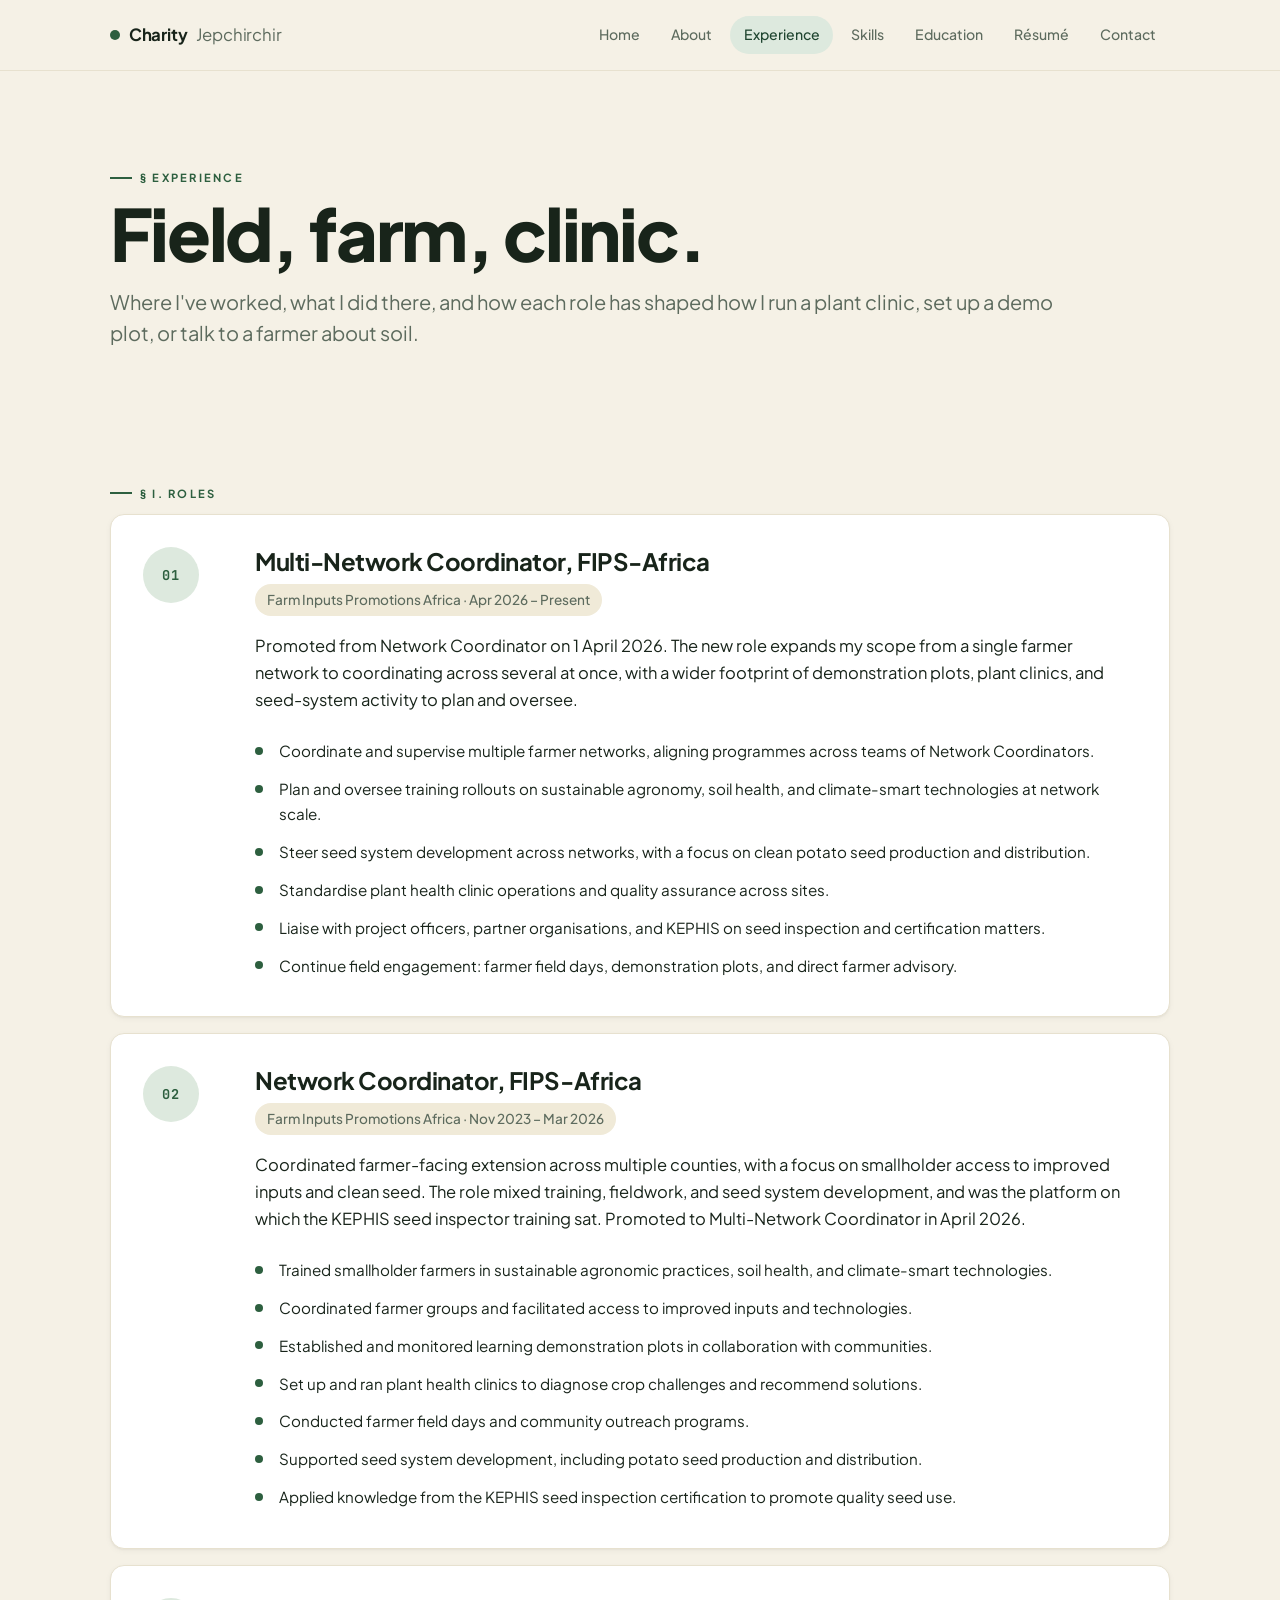
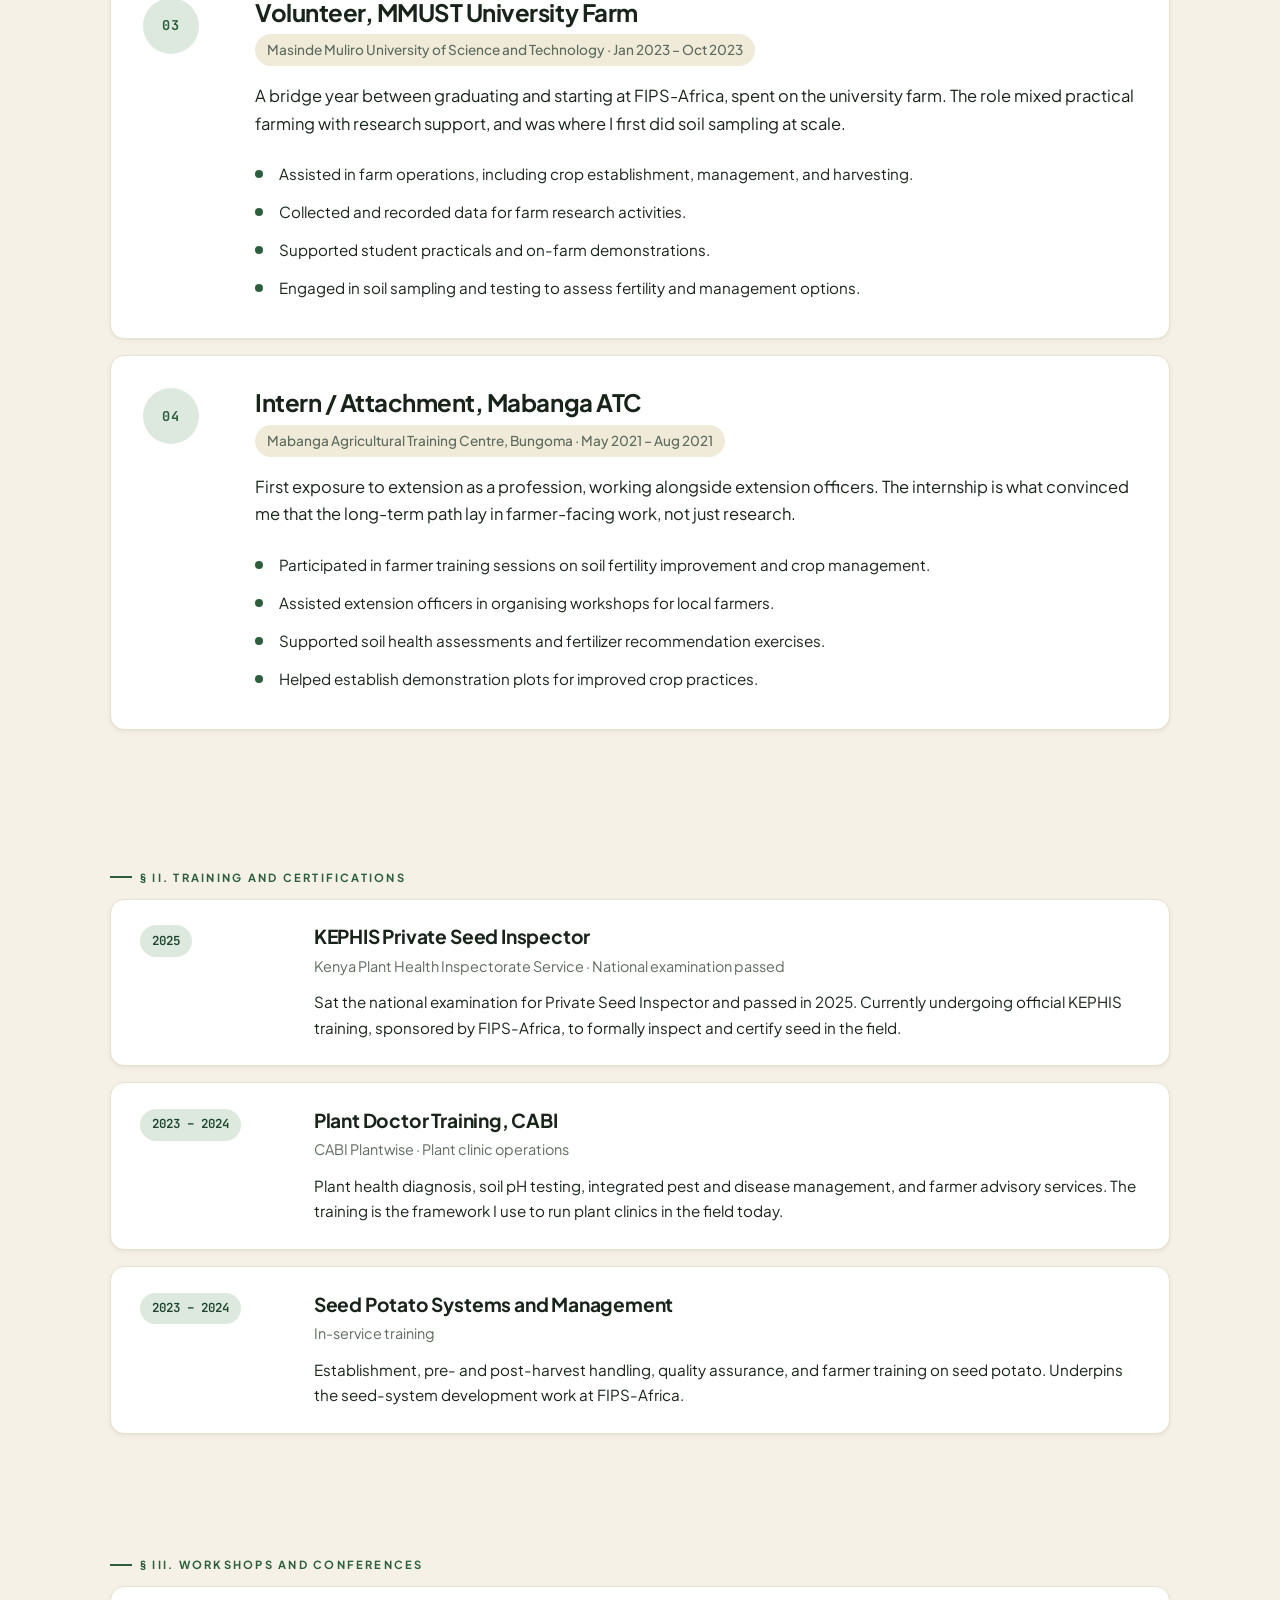
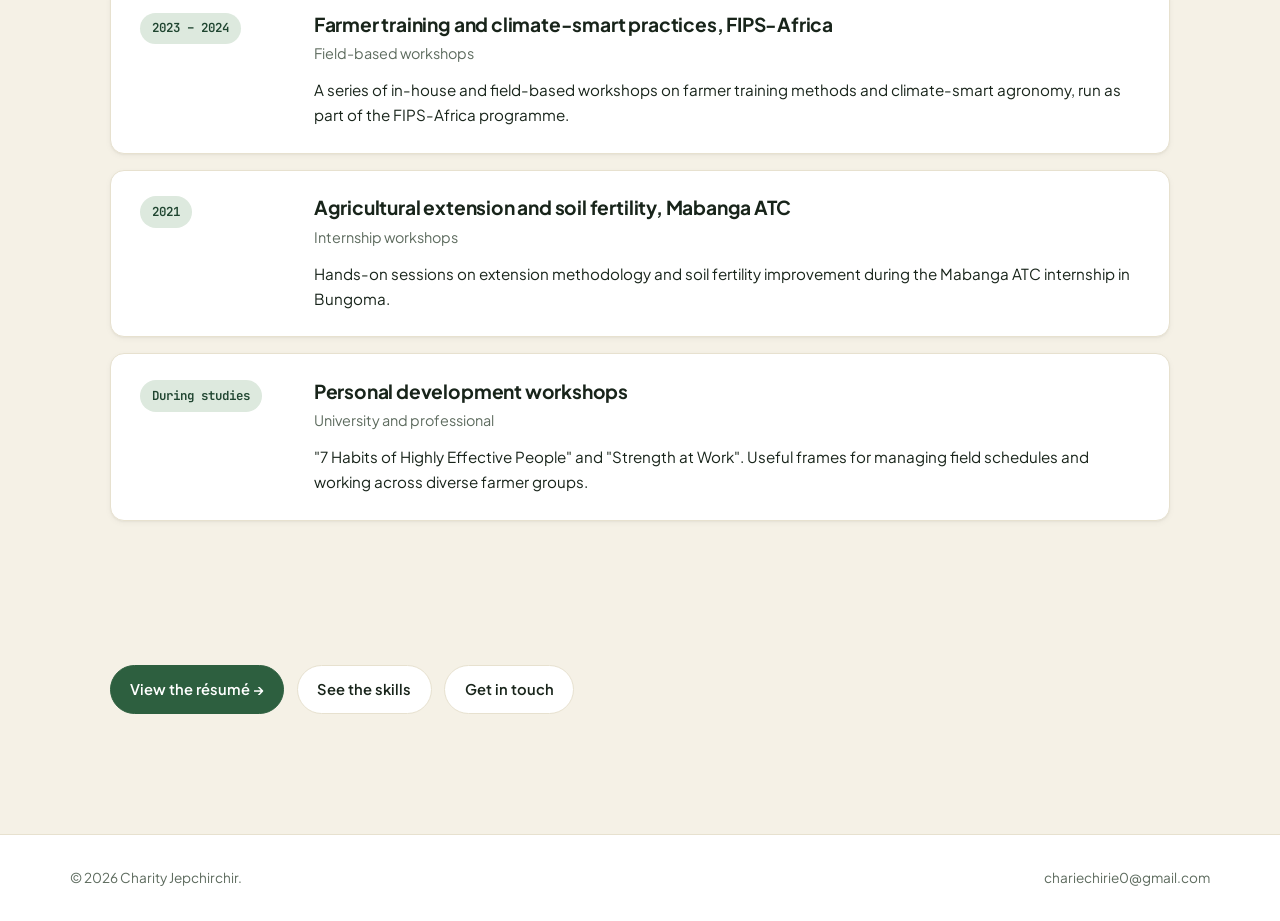
<file: pages/experience.html>
<!DOCTYPE html>
<html lang="en">
<head>
    <meta charset="UTF-8">
    <meta name="viewport" content="width=device-width, initial-scale=1.0">
    <title>Experience, Charity Jepchirchir</title>
    <meta name="description" content="Professional experience in agricultural extension, soil health, plant health diagnostics, and seed potato systems with FIPS-Africa, MMUST, and Mabanga ATC.">
    <link rel="canonical" href="https://charie.netlify.app/pages/experience">

    <meta property="og:type" content="website">
    <meta property="og:site_name" content="Charity Jepchirchir">
    <meta property="og:title" content="Experience, Charity Jepchirchir">
    <meta property="og:description" content="Professional experience in agricultural extension, soil health, plant health diagnostics, and seed potato systems.">
    <meta property="og:url" content="https://charie.netlify.app/pages/experience">
    <meta property="og:locale" content="en_US">
    <meta property="og:image" content="https://charie.netlify.app/images/og.png">
    <meta property="og:image:width" content="1200">
    <meta property="og:image:height" content="630">
    <meta property="og:image:type" content="image/png">
    <meta property="og:image:alt" content="Charity Jepchirchir. Multi-Network Coordinator at FIPS-Africa. Soil health, seed potato systems, and climate-smart agriculture in Kenya.">

    <meta name="twitter:card" content="summary_large_image">
    <meta name="twitter:title" content="Experience, Charity Jepchirchir">
    <meta name="twitter:description" content="Professional experience in agricultural extension, soil health, plant health diagnostics, and seed potato systems.">
    <meta name="twitter:image" content="https://charie.netlify.app/images/og.png">

    <script type="application/ld+json">
    {
        "@context": "https://schema.org",
        "@type": "WebPage",
        "@id": "https://charie.netlify.app/pages/experience#webpage",
        "url": "https://charie.netlify.app/pages/experience",
        "name": "Experience, Charity Jepchirchir",
        "description": "Professional experience in agricultural extension, soil health, plant health diagnostics, and seed potato systems.",
        "inLanguage": "en",
        "isPartOf": {"@id": "https://charie.netlify.app/#website"},
        "author": {"@id": "https://charie.netlify.app/#person"},
        "mainEntity": {"@id": "https://charie.netlify.app/#person"}
    }
    </script>

    <link rel="icon" type="image/svg+xml" href="../images/favicon.svg">
    <link rel="icon" type="image/png" sizes="64x64" href="../images/favicon.png">
    <link rel="apple-touch-icon" sizes="180x180" href="../images/apple-touch-icon.png">

    <link rel="preconnect" href="https://fonts.googleapis.com">
    <link rel="preconnect" href="https://fonts.gstatic.com" crossorigin>
    <link href="https://fonts.googleapis.com/css2?family=JetBrains+Mono:wght@500;600&family=Plus+Jakarta+Sans:wght@400;500;600;700;800&display=swap" rel="stylesheet">
    <link rel="stylesheet" href="../styles/main.css">
</head>
<body>
    <header class="site-header">
        <div class="inner">
            <a href="../index.html" class="wordmark">Charity <em>Jepchirchir</em></a>
            <button class="menu-toggle" aria-expanded="false" aria-controls="site-nav">Menu</button>
            <nav class="site-nav" id="site-nav">
                <a href="../index.html">Home</a>
                <a href="about.html">About</a>
                <a href="experience.html" aria-current="page">Experience</a>
                <a href="skills.html">Skills</a>
                <a href="education.html">Education</a>
                <a href="resume.html">Résumé</a>
                <a href="contact.html">Contact</a>
            </nav>
        </div>
    </header>

    <main>
        <section class="page-head">
            <span class="eyebrow">§ Experience</span>
            <h1 class="page-title">Field, farm, clinic.</h1>
            <p class="dek">
                Where I've worked, what I did there, and how each role has shaped how I run a plant clinic, set up a demo plot, or talk to a farmer about soil.
            </p>
        </section>

        <section class="page-section">
            <span class="section-num">§ I. Roles</span>

            <div class="project">
                <span class="num">01</span>
                <div>
                    <h3>Multi-Network Coordinator, FIPS-Africa</h3>
                    <p class="meta">Farm Inputs Promotions Africa · Apr 2026 – Present</p>
                    <p>
                        Promoted from Network Coordinator on 1 April 2026. The new role expands my scope from a single farmer network to coordinating across several at once, with a wider footprint of demonstration plots, plant clinics, and seed-system activity to plan and oversee.
                    </p>
                    <ul>
                        <li>Coordinate and supervise multiple farmer networks, aligning programmes across teams of Network Coordinators.</li>
                        <li>Plan and oversee training rollouts on sustainable agronomy, soil health, and climate-smart technologies at network scale.</li>
                        <li>Steer seed system development across networks, with a focus on clean potato seed production and distribution.</li>
                        <li>Standardise plant health clinic operations and quality assurance across sites.</li>
                        <li>Liaise with project officers, partner organisations, and KEPHIS on seed inspection and certification matters.</li>
                        <li>Continue field engagement: farmer field days, demonstration plots, and direct farmer advisory.</li>
                    </ul>
                </div>
            </div>

            <div class="project">
                <span class="num">02</span>
                <div>
                    <h3>Network Coordinator, FIPS-Africa</h3>
                    <p class="meta">Farm Inputs Promotions Africa · Nov 2023 – Mar 2026</p>
                    <p>
                        Coordinated farmer-facing extension across multiple counties, with a focus on smallholder access to improved inputs and clean seed. The role mixed training, fieldwork, and seed system development, and was the platform on which the KEPHIS seed inspector training sat. Promoted to Multi-Network Coordinator in April 2026.
                    </p>
                    <ul>
                        <li>Trained smallholder farmers in sustainable agronomic practices, soil health, and climate-smart technologies.</li>
                        <li>Coordinated farmer groups and facilitated access to improved inputs and technologies.</li>
                        <li>Established and monitored learning demonstration plots in collaboration with communities.</li>
                        <li>Set up and ran plant health clinics to diagnose crop challenges and recommend solutions.</li>
                        <li>Conducted farmer field days and community outreach programs.</li>
                        <li>Supported seed system development, including potato seed production and distribution.</li>
                        <li>Applied knowledge from the KEPHIS seed inspection certification to promote quality seed use.</li>
                    </ul>
                </div>
            </div>

            <div class="project">
                <span class="num">03</span>
                <div>
                    <h3>Volunteer, MMUST University Farm</h3>
                    <p class="meta">Masinde Muliro University of Science and Technology · Jan 2023 – Oct 2023</p>
                    <p>
                        A bridge year between graduating and starting at FIPS-Africa, spent on the university farm. The role mixed practical farming with research support, and was where I first did soil sampling at scale.
                    </p>
                    <ul>
                        <li>Assisted in farm operations, including crop establishment, management, and harvesting.</li>
                        <li>Collected and recorded data for farm research activities.</li>
                        <li>Supported student practicals and on-farm demonstrations.</li>
                        <li>Engaged in soil sampling and testing to assess fertility and management options.</li>
                    </ul>
                </div>
            </div>

            <div class="project">
                <span class="num">04</span>
                <div>
                    <h3>Intern / Attachment, Mabanga ATC</h3>
                    <p class="meta">Mabanga Agricultural Training Centre, Bungoma · May 2021 – Aug 2021</p>
                    <p>
                        First exposure to extension as a profession, working alongside extension officers. The internship is what convinced me that the long-term path lay in farmer-facing work, not just research.
                    </p>
                    <ul>
                        <li>Participated in farmer training sessions on soil fertility improvement and crop management.</li>
                        <li>Assisted extension officers in organising workshops for local farmers.</li>
                        <li>Supported soil health assessments and fertilizer recommendation exercises.</li>
                        <li>Helped establish demonstration plots for improved crop practices.</li>
                    </ul>
                </div>
            </div>
        </section>

        <section class="page-section">
            <span class="section-num">§ II. Training and certifications</span>

            <ul class="timeline">
                <li>
                    <span class="when">2025</span>
                    <div>
                        <h3>KEPHIS Private Seed Inspector</h3>
                        <p class="place">Kenya Plant Health Inspectorate Service · National examination passed</p>
                        <p class="detail">
                            Sat the national examination for Private Seed Inspector and passed in 2025. Currently undergoing official KEPHIS training, sponsored by FIPS-Africa, to formally inspect and certify seed in the field.
                        </p>
                    </div>
                </li>
                <li>
                    <span class="when">2023 – 2024</span>
                    <div>
                        <h3>Plant Doctor Training, CABI</h3>
                        <p class="place">CABI Plantwise · Plant clinic operations</p>
                        <p class="detail">
                            Plant health diagnosis, soil pH testing, integrated pest and disease management, and farmer advisory services. The training is the framework I use to run plant clinics in the field today.
                        </p>
                    </div>
                </li>
                <li>
                    <span class="when">2023 – 2024</span>
                    <div>
                        <h3>Seed Potato Systems and Management</h3>
                        <p class="place">In-service training</p>
                        <p class="detail">
                            Establishment, pre- and post-harvest handling, quality assurance, and farmer training on seed potato. Underpins the seed-system development work at FIPS-Africa.
                        </p>
                    </div>
                </li>
            </ul>
        </section>

        <section class="page-section">
            <span class="section-num">§ III. Workshops and conferences</span>
            <ul class="timeline">
                <li>
                    <span class="when">2023 – 2024</span>
                    <div>
                        <h3>Farmer training and climate-smart practices, FIPS-Africa</h3>
                        <p class="place">Field-based workshops</p>
                        <p class="detail">
                            A series of in-house and field-based workshops on farmer training methods and climate-smart agronomy, run as part of the FIPS-Africa programme.
                        </p>
                    </div>
                </li>
                <li>
                    <span class="when">2021</span>
                    <div>
                        <h3>Agricultural extension and soil fertility, Mabanga ATC</h3>
                        <p class="place">Internship workshops</p>
                        <p class="detail">
                            Hands-on sessions on extension methodology and soil fertility improvement during the Mabanga ATC internship in Bungoma.
                        </p>
                    </div>
                </li>
                <li>
                    <span class="when">During studies</span>
                    <div>
                        <h3>Personal development workshops</h3>
                        <p class="place">University and professional</p>
                        <p class="detail">
                            "7 Habits of Highly Effective People" and "Strength at Work". Useful frames for managing field schedules and working across diverse farmer groups.
                        </p>
                    </div>
                </li>
            </ul>
        </section>

        <section class="page-section">
            <div class="actions">
                <a href="resume.html">View the résumé →</a>
                <a href="skills.html">See the skills</a>
                <a href="contact.html">Get in touch</a>
            </div>
        </section>
    </main>

    <footer class="site-footer">
        <div class="inner">
            <span>© 2026 Charity Jepchirchir.</span>
            <a href="mailto:chariechirie0@gmail.com">chariechirie0@gmail.com</a>
        </div>
    </footer>

    <script>
        (function () {
            var btn = document.querySelector('.menu-toggle');
            var nav = document.getElementById('site-nav');
            if (!btn || !nav) return;
            btn.addEventListener('click', function () {
                var open = nav.classList.toggle('open');
                btn.setAttribute('aria-expanded', open ? 'true' : 'false');
            });
        })();
    </script>
</body>
</html>
</file>
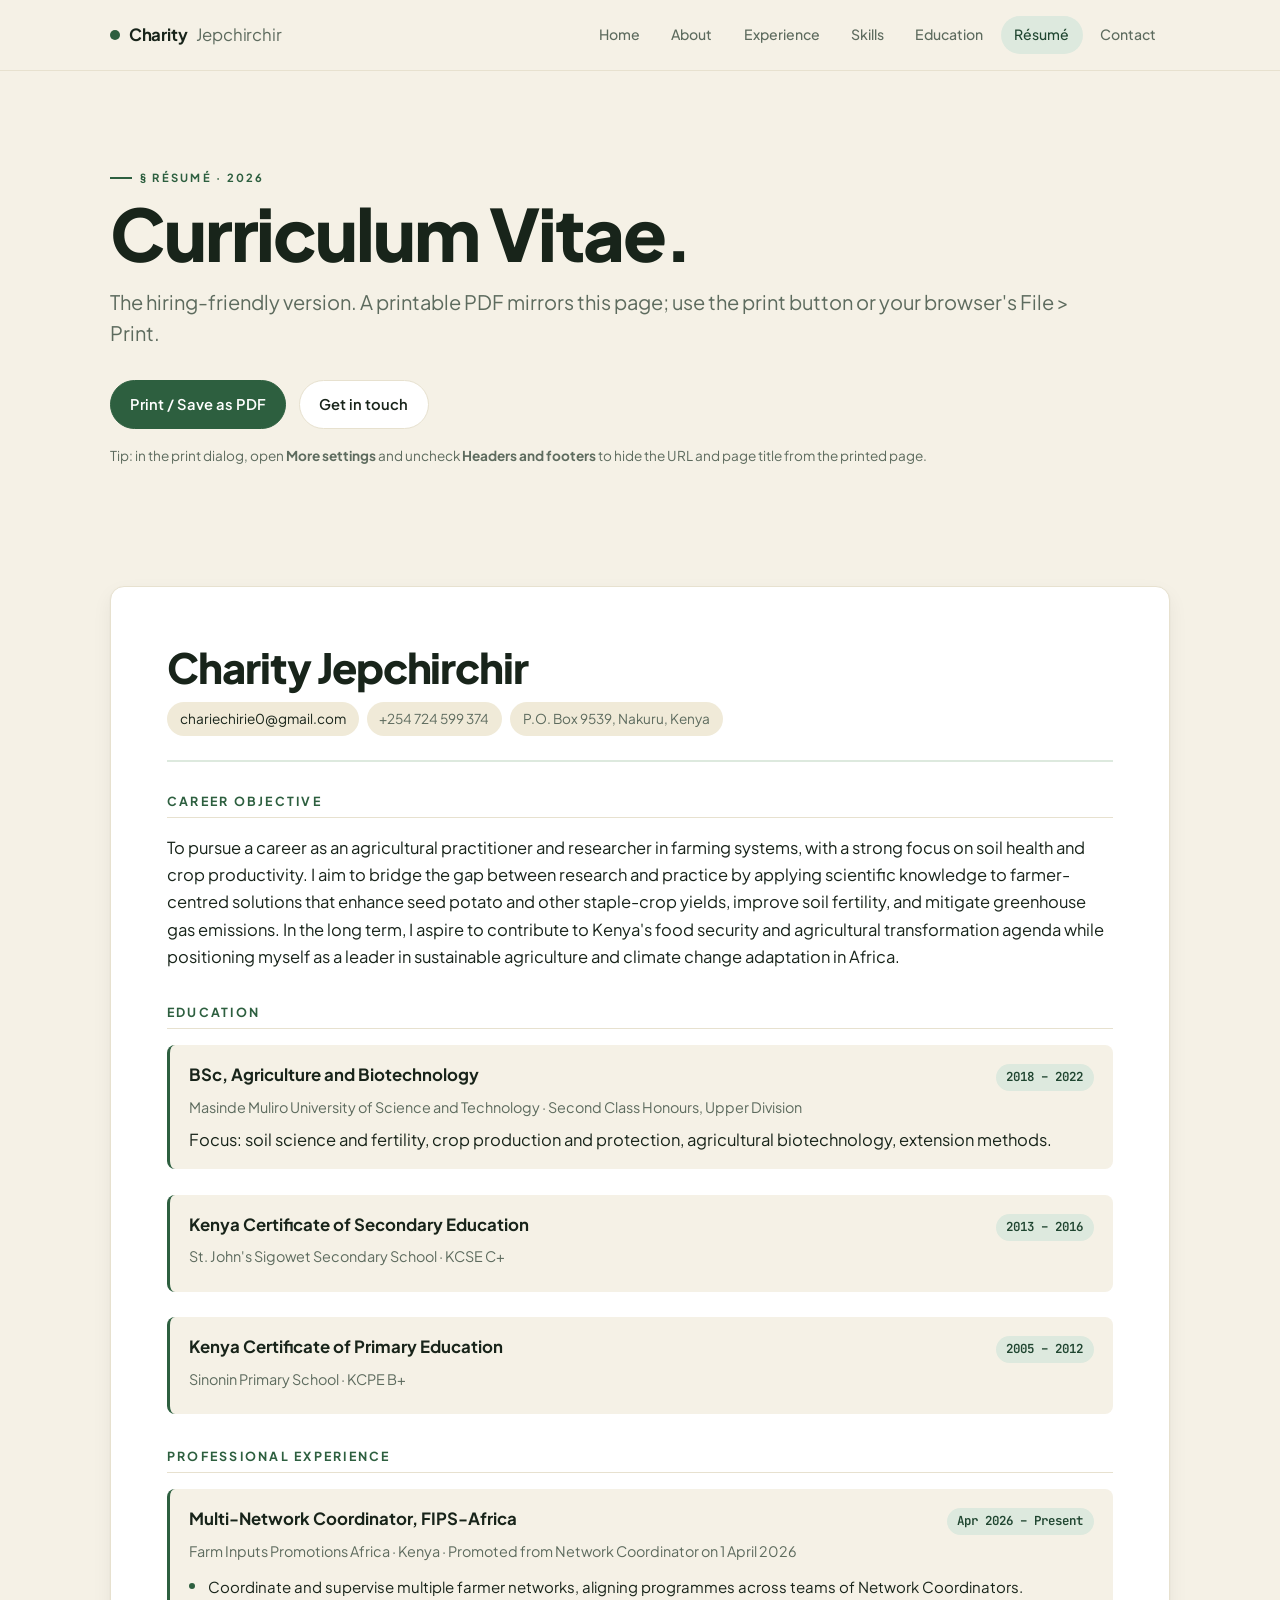
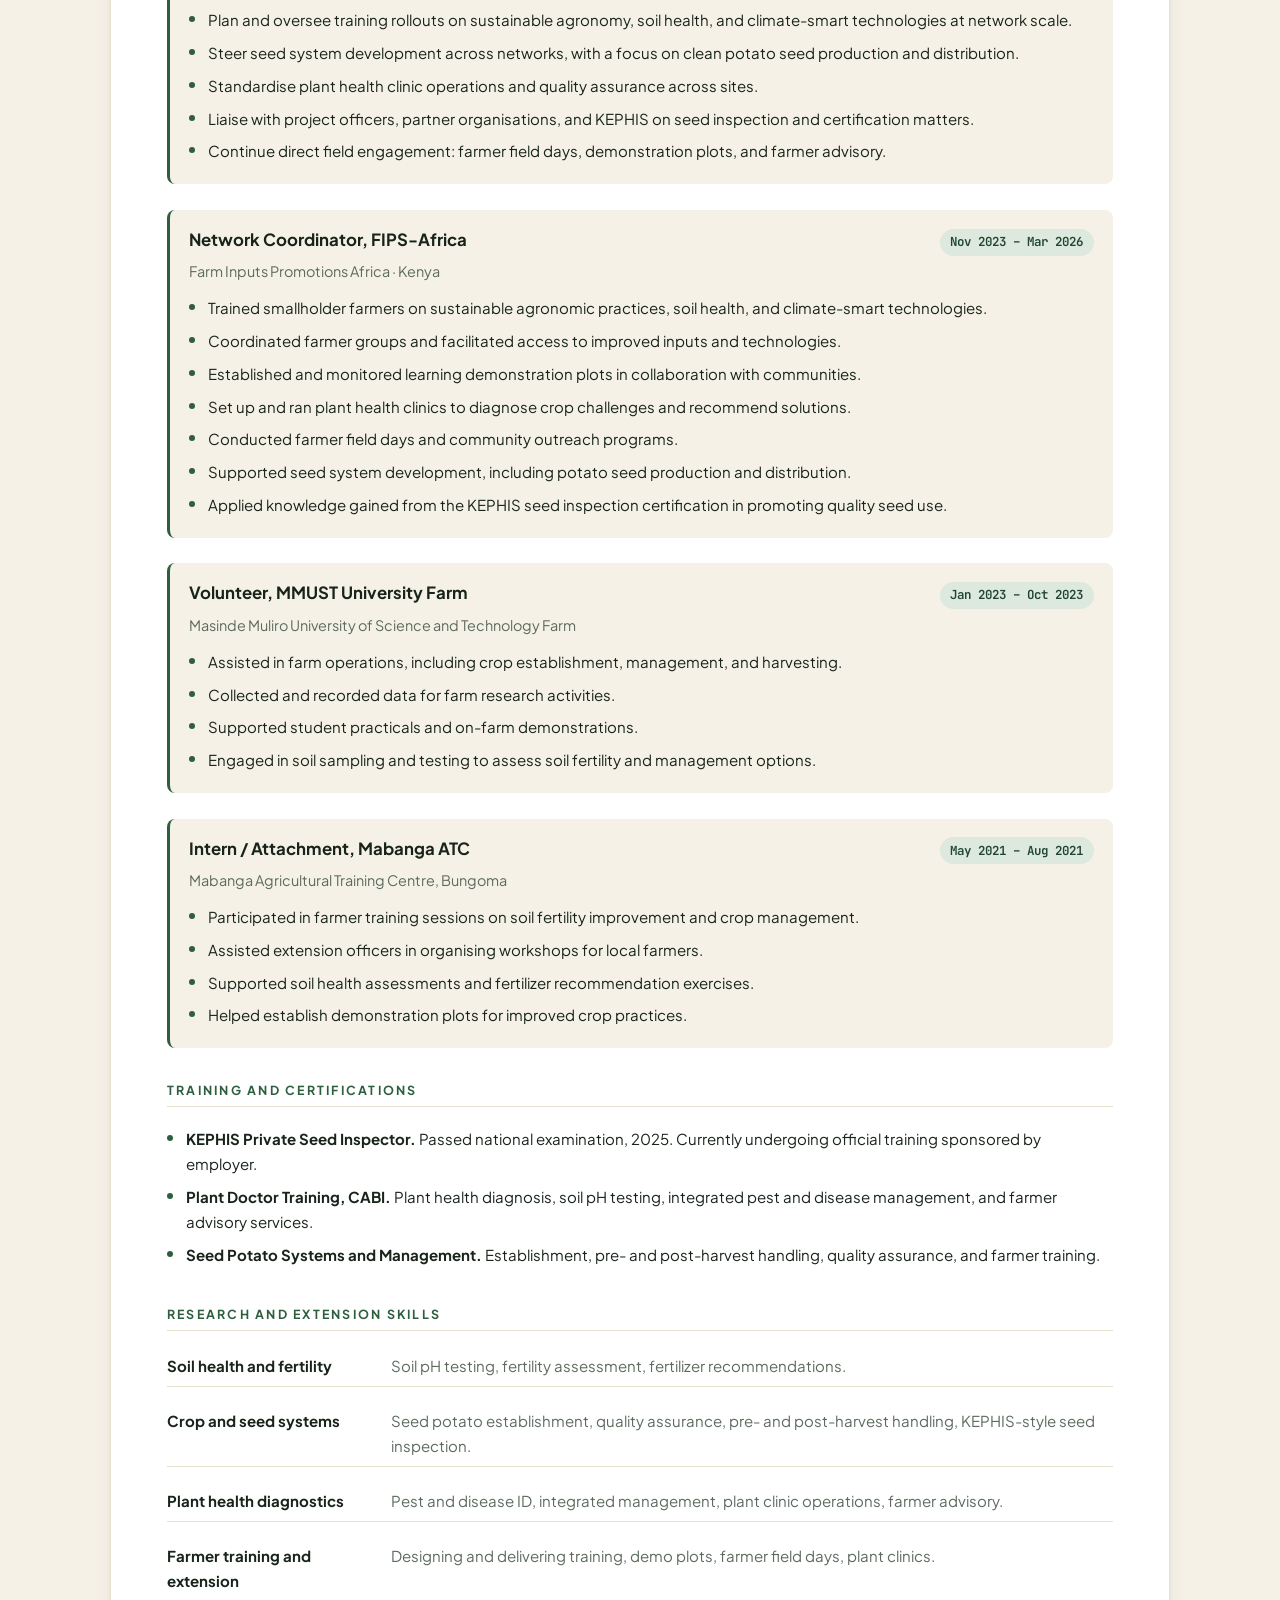
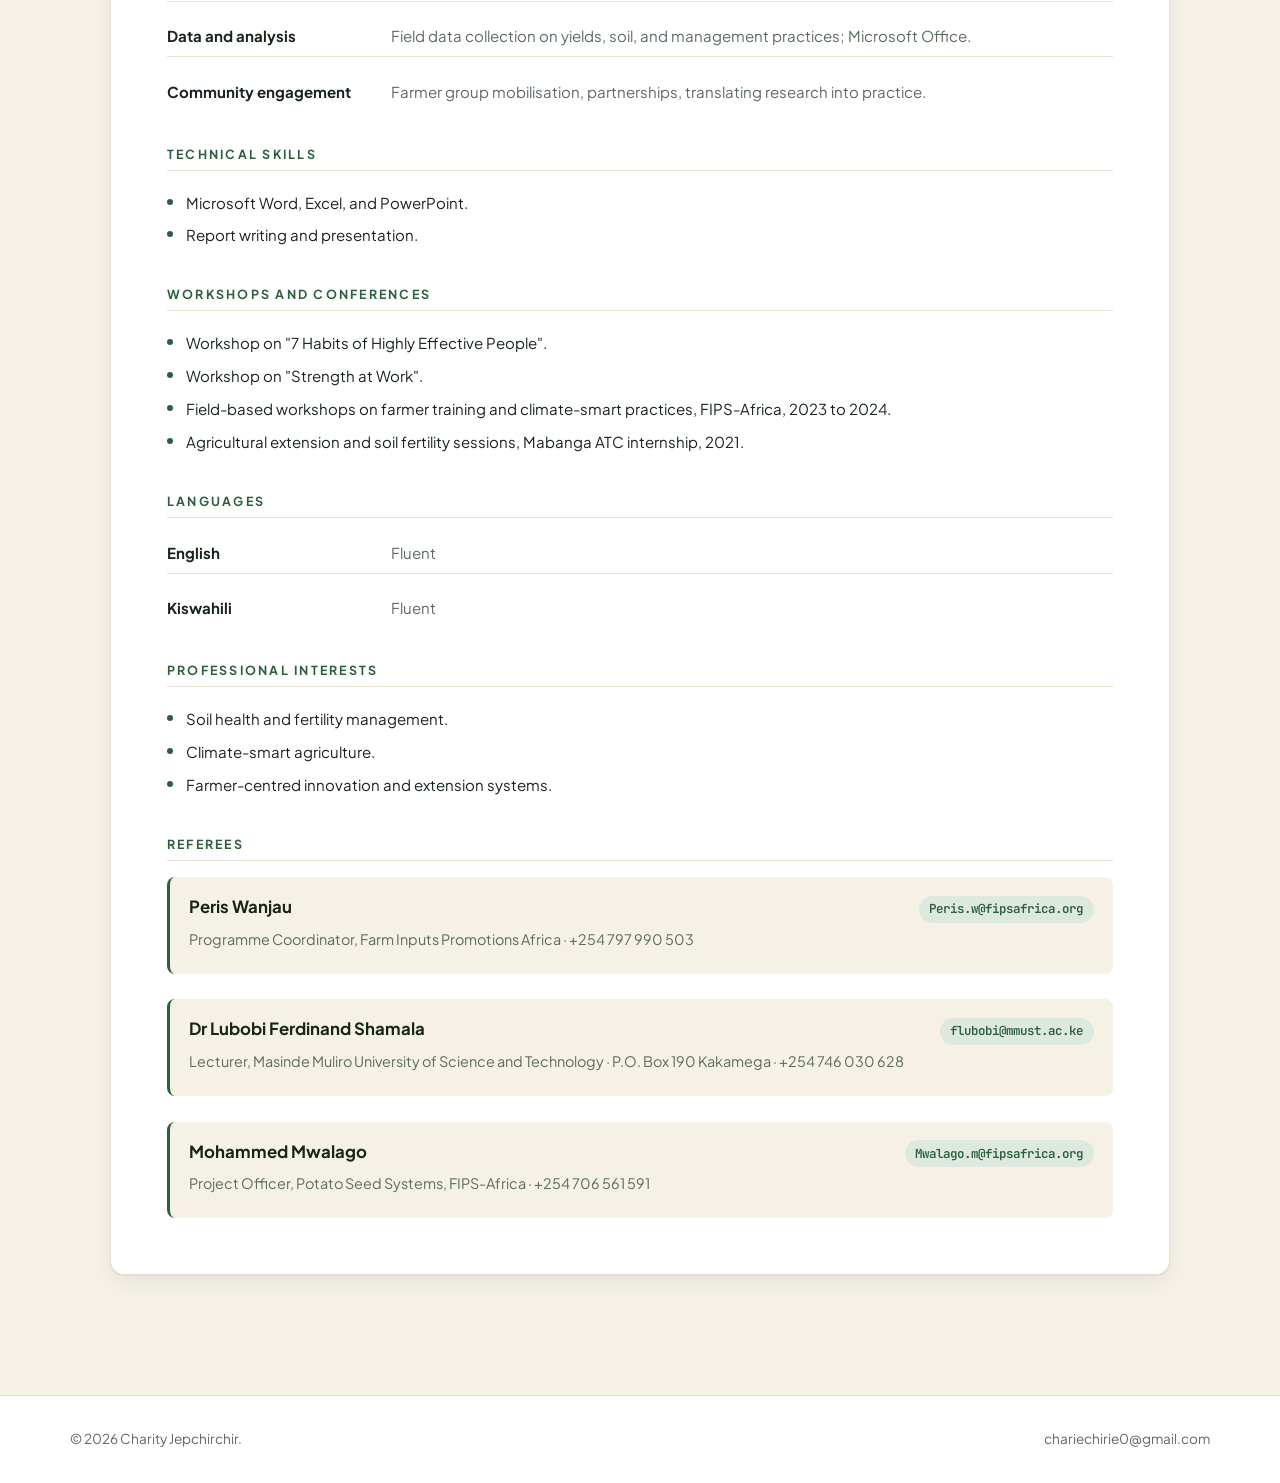
<file: pages/resume.html>
<!DOCTYPE html>
<html lang="en">
<head>
    <meta charset="UTF-8">
    <meta name="viewport" content="width=device-width, initial-scale=1.0">
    <title>Résumé, Charity Jepchirchir</title>
    <meta name="description" content="Résumé / CV. Charity Jepchirchir. Agricultural practitioner, Multi-Network Coordinator at FIPS-Africa, KEPHIS Private Seed Inspector, CABI Plant Doctor.">
    <link rel="canonical" href="https://charie.netlify.app/pages/resume">

    <meta property="og:type" content="profile">
    <meta property="og:site_name" content="Charity Jepchirchir">
    <meta property="og:title" content="Résumé, Charity Jepchirchir">
    <meta property="og:description" content="Résumé / CV. Agricultural practitioner, Multi-Network Coordinator at FIPS-Africa, KEPHIS Private Seed Inspector, CABI Plant Doctor.">
    <meta property="og:url" content="https://charie.netlify.app/pages/resume">
    <meta property="og:locale" content="en_US">
    <meta property="og:image" content="https://charie.netlify.app/images/og.png">
    <meta property="og:image:width" content="1200">
    <meta property="og:image:height" content="630">
    <meta property="og:image:type" content="image/png">
    <meta property="og:image:alt" content="Charity Jepchirchir. Multi-Network Coordinator at FIPS-Africa. Soil health, seed potato systems, and climate-smart agriculture in Kenya.">
    <meta property="profile:first_name" content="Charity">
    <meta property="profile:last_name" content="Jepchirchir">

    <meta name="twitter:card" content="summary_large_image">
    <meta name="twitter:title" content="Résumé, Charity Jepchirchir">
    <meta name="twitter:description" content="Curriculum vitae. Agricultural practitioner, Multi-Network Coordinator at FIPS-Africa.">
    <meta name="twitter:image" content="https://charie.netlify.app/images/og.png">

    <script type="application/ld+json">
    {
        "@context": "https://schema.org",
        "@type": "ProfilePage",
        "@id": "https://charie.netlify.app/pages/resume#webpage",
        "url": "https://charie.netlify.app/pages/resume",
        "name": "Résumé, Charity Jepchirchir",
        "description": "Résumé / CV. Charity Jepchirchir. Agricultural practitioner, Multi-Network Coordinator at FIPS-Africa.",
        "inLanguage": "en",
        "isPartOf": {"@id": "https://charie.netlify.app/#website"},
        "author": {"@id": "https://charie.netlify.app/#person"},
        "mainEntity": {"@id": "https://charie.netlify.app/#person"}
    }
    </script>

    <link rel="icon" type="image/svg+xml" href="../images/favicon.svg">
    <link rel="icon" type="image/png" sizes="64x64" href="../images/favicon.png">
    <link rel="apple-touch-icon" sizes="180x180" href="../images/apple-touch-icon.png">

    <link rel="preconnect" href="https://fonts.googleapis.com">
    <link rel="preconnect" href="https://fonts.gstatic.com" crossorigin>
    <link href="https://fonts.googleapis.com/css2?family=JetBrains+Mono:wght@500;600&family=Plus+Jakarta+Sans:wght@400;500;600;700;800&display=swap" rel="stylesheet">
    <link rel="stylesheet" href="../styles/main.css">
    <style>
        @media print {
            .site-header, .site-footer, .page-head, .actions { display: none !important; }
            body { background: white; font-size: 11pt; }
            .resume { border: 0; padding: 0; background: white; }
            .page-section { padding: 0; }
            a { color: inherit; border-bottom: none; }
        }
    </style>
</head>
<body>
    <header class="site-header">
        <div class="inner">
            <a href="../index.html" class="wordmark">Charity <em>Jepchirchir</em></a>
            <button class="menu-toggle" aria-expanded="false" aria-controls="site-nav">Menu</button>
            <nav class="site-nav" id="site-nav">
                <a href="../index.html">Home</a>
                <a href="about.html">About</a>
                <a href="experience.html">Experience</a>
                <a href="skills.html">Skills</a>
                <a href="education.html">Education</a>
                <a href="resume.html" aria-current="page">Résumé</a>
                <a href="contact.html">Contact</a>
            </nav>
        </div>
    </header>

    <main>
        <section class="page-head">
            <span class="eyebrow">§ Résumé · 2026</span>
            <h1 class="page-title">Curriculum Vitae.</h1>
            <p class="dek">
                The hiring-friendly version. A printable PDF mirrors this page; use the print button or your browser's File &gt; Print.
            </p>
            <div class="actions">
                <a href="#" onclick="printResume(); return false;">Print / Save as PDF</a>
                <a href="contact.html">Get in touch</a>
            </div>
            <p class="print-tip" style="margin-top: 1rem; font-size: 0.85rem; color: var(--muted);">
                Tip: in the print dialog, open <strong>More settings</strong> and uncheck <strong>Headers and footers</strong> to hide the URL and page title from the printed page.
            </p>
        </section>

        <section class="page-section">
            <article class="resume" aria-label="Résumé">

                <header>
                    <h1>Charity Jepchirchir</h1>
                    <div class="contact">
                        <a href="mailto:chariechirie0@gmail.com">chariechirie0@gmail.com</a>
                        <span>+254 724 599 374</span>
                        <span>P.O. Box 9539, Nakuru, Kenya</span>
                    </div>
                </header>

                <section>
                    <h2>Career objective</h2>
                    <p>
                        To pursue a career as an agricultural practitioner and researcher in farming systems, with a strong focus on soil health and crop productivity. I aim to bridge the gap between research and practice by applying scientific knowledge to farmer-centred solutions that enhance seed potato and other staple-crop yields, improve soil fertility, and mitigate greenhouse gas emissions. In the long term, I aspire to contribute to Kenya's food security and agricultural transformation agenda while positioning myself as a leader in sustainable agriculture and climate change adaptation in Africa.
                    </p>
                </section>

                <section>
                    <h2>Education</h2>

                    <div class="entry">
                        <div class="entry-head">
                            <span class="entry-title">BSc, Agriculture and Biotechnology</span>
                            <span class="entry-meta">2018 – 2022</span>
                        </div>
                        <p class="entry-place">Masinde Muliro University of Science and Technology · Second Class Honours, Upper Division</p>
                        <p style="margin:0;">Focus: soil science and fertility, crop production and protection, agricultural biotechnology, extension methods.</p>
                    </div>

                    <div class="entry">
                        <div class="entry-head">
                            <span class="entry-title">Kenya Certificate of Secondary Education</span>
                            <span class="entry-meta">2013 – 2016</span>
                        </div>
                        <p class="entry-place">St. John's Sigowet Secondary School · KCSE C+</p>
                    </div>

                    <div class="entry">
                        <div class="entry-head">
                            <span class="entry-title">Kenya Certificate of Primary Education</span>
                            <span class="entry-meta">2005 – 2012</span>
                        </div>
                        <p class="entry-place">Sinonin Primary School · KCPE B+</p>
                    </div>
                </section>

                <section>
                    <h2>Professional experience</h2>

                    <div class="entry">
                        <div class="entry-head">
                            <span class="entry-title">Multi-Network Coordinator, FIPS-Africa</span>
                            <span class="entry-meta">Apr 2026 – Present</span>
                        </div>
                        <p class="entry-place">Farm Inputs Promotions Africa · Kenya · Promoted from Network Coordinator on 1 April 2026</p>
                        <ul>
                            <li>Coordinate and supervise multiple farmer networks, aligning programmes across teams of Network Coordinators.</li>
                            <li>Plan and oversee training rollouts on sustainable agronomy, soil health, and climate-smart technologies at network scale.</li>
                            <li>Steer seed system development across networks, with a focus on clean potato seed production and distribution.</li>
                            <li>Standardise plant health clinic operations and quality assurance across sites.</li>
                            <li>Liaise with project officers, partner organisations, and KEPHIS on seed inspection and certification matters.</li>
                            <li>Continue direct field engagement: farmer field days, demonstration plots, and farmer advisory.</li>
                        </ul>
                    </div>

                    <div class="entry">
                        <div class="entry-head">
                            <span class="entry-title">Network Coordinator, FIPS-Africa</span>
                            <span class="entry-meta">Nov 2023 – Mar 2026</span>
                        </div>
                        <p class="entry-place">Farm Inputs Promotions Africa · Kenya</p>
                        <ul>
                            <li>Trained smallholder farmers on sustainable agronomic practices, soil health, and climate-smart technologies.</li>
                            <li>Coordinated farmer groups and facilitated access to improved inputs and technologies.</li>
                            <li>Established and monitored learning demonstration plots in collaboration with communities.</li>
                            <li>Set up and ran plant health clinics to diagnose crop challenges and recommend solutions.</li>
                            <li>Conducted farmer field days and community outreach programs.</li>
                            <li>Supported seed system development, including potato seed production and distribution.</li>
                            <li>Applied knowledge gained from the KEPHIS seed inspection certification in promoting quality seed use.</li>
                        </ul>
                    </div>

                    <div class="entry">
                        <div class="entry-head">
                            <span class="entry-title">Volunteer, MMUST University Farm</span>
                            <span class="entry-meta">Jan 2023 – Oct 2023</span>
                        </div>
                        <p class="entry-place">Masinde Muliro University of Science and Technology Farm</p>
                        <ul>
                            <li>Assisted in farm operations, including crop establishment, management, and harvesting.</li>
                            <li>Collected and recorded data for farm research activities.</li>
                            <li>Supported student practicals and on-farm demonstrations.</li>
                            <li>Engaged in soil sampling and testing to assess soil fertility and management options.</li>
                        </ul>
                    </div>

                    <div class="entry">
                        <div class="entry-head">
                            <span class="entry-title">Intern / Attachment, Mabanga ATC</span>
                            <span class="entry-meta">May 2021 – Aug 2021</span>
                        </div>
                        <p class="entry-place">Mabanga Agricultural Training Centre, Bungoma</p>
                        <ul>
                            <li>Participated in farmer training sessions on soil fertility improvement and crop management.</li>
                            <li>Assisted extension officers in organising workshops for local farmers.</li>
                            <li>Supported soil health assessments and fertilizer recommendation exercises.</li>
                            <li>Helped establish demonstration plots for improved crop practices.</li>
                        </ul>
                    </div>
                </section>

                <section>
                    <h2>Training and certifications</h2>
                    <ul>
                        <li><strong>KEPHIS Private Seed Inspector.</strong> Passed national examination, 2025. Currently undergoing official training sponsored by employer.</li>
                        <li><strong>Plant Doctor Training, CABI.</strong> Plant health diagnosis, soil pH testing, integrated pest and disease management, and farmer advisory services.</li>
                        <li><strong>Seed Potato Systems and Management.</strong> Establishment, pre- and post-harvest handling, quality assurance, and farmer training.</li>
                    </ul>
                </section>

                <section>
                    <h2>Research and extension skills</h2>
                    <dl class="skill-row"><dt>Soil health and fertility</dt><dd>Soil pH testing, fertility assessment, fertilizer recommendations.</dd></dl>
                    <dl class="skill-row"><dt>Crop and seed systems</dt><dd>Seed potato establishment, quality assurance, pre- and post-harvest handling, KEPHIS-style seed inspection.</dd></dl>
                    <dl class="skill-row"><dt>Plant health diagnostics</dt><dd>Pest and disease ID, integrated management, plant clinic operations, farmer advisory.</dd></dl>
                    <dl class="skill-row"><dt>Farmer training and extension</dt><dd>Designing and delivering training, demo plots, farmer field days, plant clinics.</dd></dl>
                    <dl class="skill-row"><dt>Data and analysis</dt><dd>Field data collection on yields, soil, and management practices; Microsoft Office.</dd></dl>
                    <dl class="skill-row"><dt>Community engagement</dt><dd>Farmer group mobilisation, partnerships, translating research into practice.</dd></dl>
                </section>

                <section>
                    <h2>Technical skills</h2>
                    <ul>
                        <li>Microsoft Word, Excel, and PowerPoint.</li>
                        <li>Report writing and presentation.</li>
                    </ul>
                </section>

                <section>
                    <h2>Workshops and conferences</h2>
                    <ul>
                        <li>Workshop on "7 Habits of Highly Effective People".</li>
                        <li>Workshop on "Strength at Work".</li>
                        <li>Field-based workshops on farmer training and climate-smart practices, FIPS-Africa, 2023 to 2024.</li>
                        <li>Agricultural extension and soil fertility sessions, Mabanga ATC internship, 2021.</li>
                    </ul>
                </section>

                <section>
                    <h2>Languages</h2>
                    <dl class="skill-row"><dt>English</dt><dd>Fluent</dd></dl>
                    <dl class="skill-row"><dt>Kiswahili</dt><dd>Fluent</dd></dl>
                </section>

                <section>
                    <h2>Professional interests</h2>
                    <ul>
                        <li>Soil health and fertility management.</li>
                        <li>Climate-smart agriculture.</li>
                        <li>Farmer-centred innovation and extension systems.</li>
                    </ul>
                </section>

                <section>
                    <h2>Referees</h2>
                    <div class="entry">
                        <div class="entry-head">
                            <span class="entry-title">Peris Wanjau</span>
                            <span class="entry-meta"><a href="mailto:Peris.w@fipsafrica.org">Peris.w@fipsafrica.org</a></span>
                        </div>
                        <p class="entry-place">Programme Coordinator, Farm Inputs Promotions Africa · +254 797 990 503</p>
                    </div>
                    <div class="entry">
                        <div class="entry-head">
                            <span class="entry-title">Dr Lubobi Ferdinand Shamala</span>
                            <span class="entry-meta"><a href="mailto:flubobi@mmust.ac.ke">flubobi@mmust.ac.ke</a></span>
                        </div>
                        <p class="entry-place">Lecturer, Masinde Muliro University of Science and Technology · P.O. Box 190 Kakamega · +254 746 030 628</p>
                    </div>
                    <div class="entry">
                        <div class="entry-head">
                            <span class="entry-title">Mohammed Mwalago</span>
                            <span class="entry-meta"><a href="mailto:Mwalago.m@fipsafrica.org">Mwalago.m@fipsafrica.org</a></span>
                        </div>
                        <p class="entry-place">Project Officer, Potato Seed Systems, FIPS-Africa · +254 706 561 591</p>
                    </div>
                </section>

            </article>
        </section>
    </main>

    <footer class="site-footer">
        <div class="inner">
            <span>© 2026 Charity Jepchirchir.</span>
            <a href="mailto:chariechirie0@gmail.com">chariechirie0@gmail.com</a>
        </div>
    </footer>

    <script>
        (function () {
            var btn = document.querySelector('.menu-toggle');
            var nav = document.getElementById('site-nav');
            if (!btn || !nav) return;
            btn.addEventListener('click', function () {
                var open = nav.classList.toggle('open');
                btn.setAttribute('aria-expanded', open ? 'true' : 'false');
            });
        })();

        var PRINT_TITLE = 'Charity Jepchirchir, CV';
        function printResume() {
            var originalTitle = document.title;
            document.title = PRINT_TITLE;
            var restore = function () { document.title = originalTitle; };
            window.addEventListener('afterprint', restore, { once: true });
            setTimeout(restore, 5000);
            window.print();
        }
    </script>
</body>
</html>
</file>
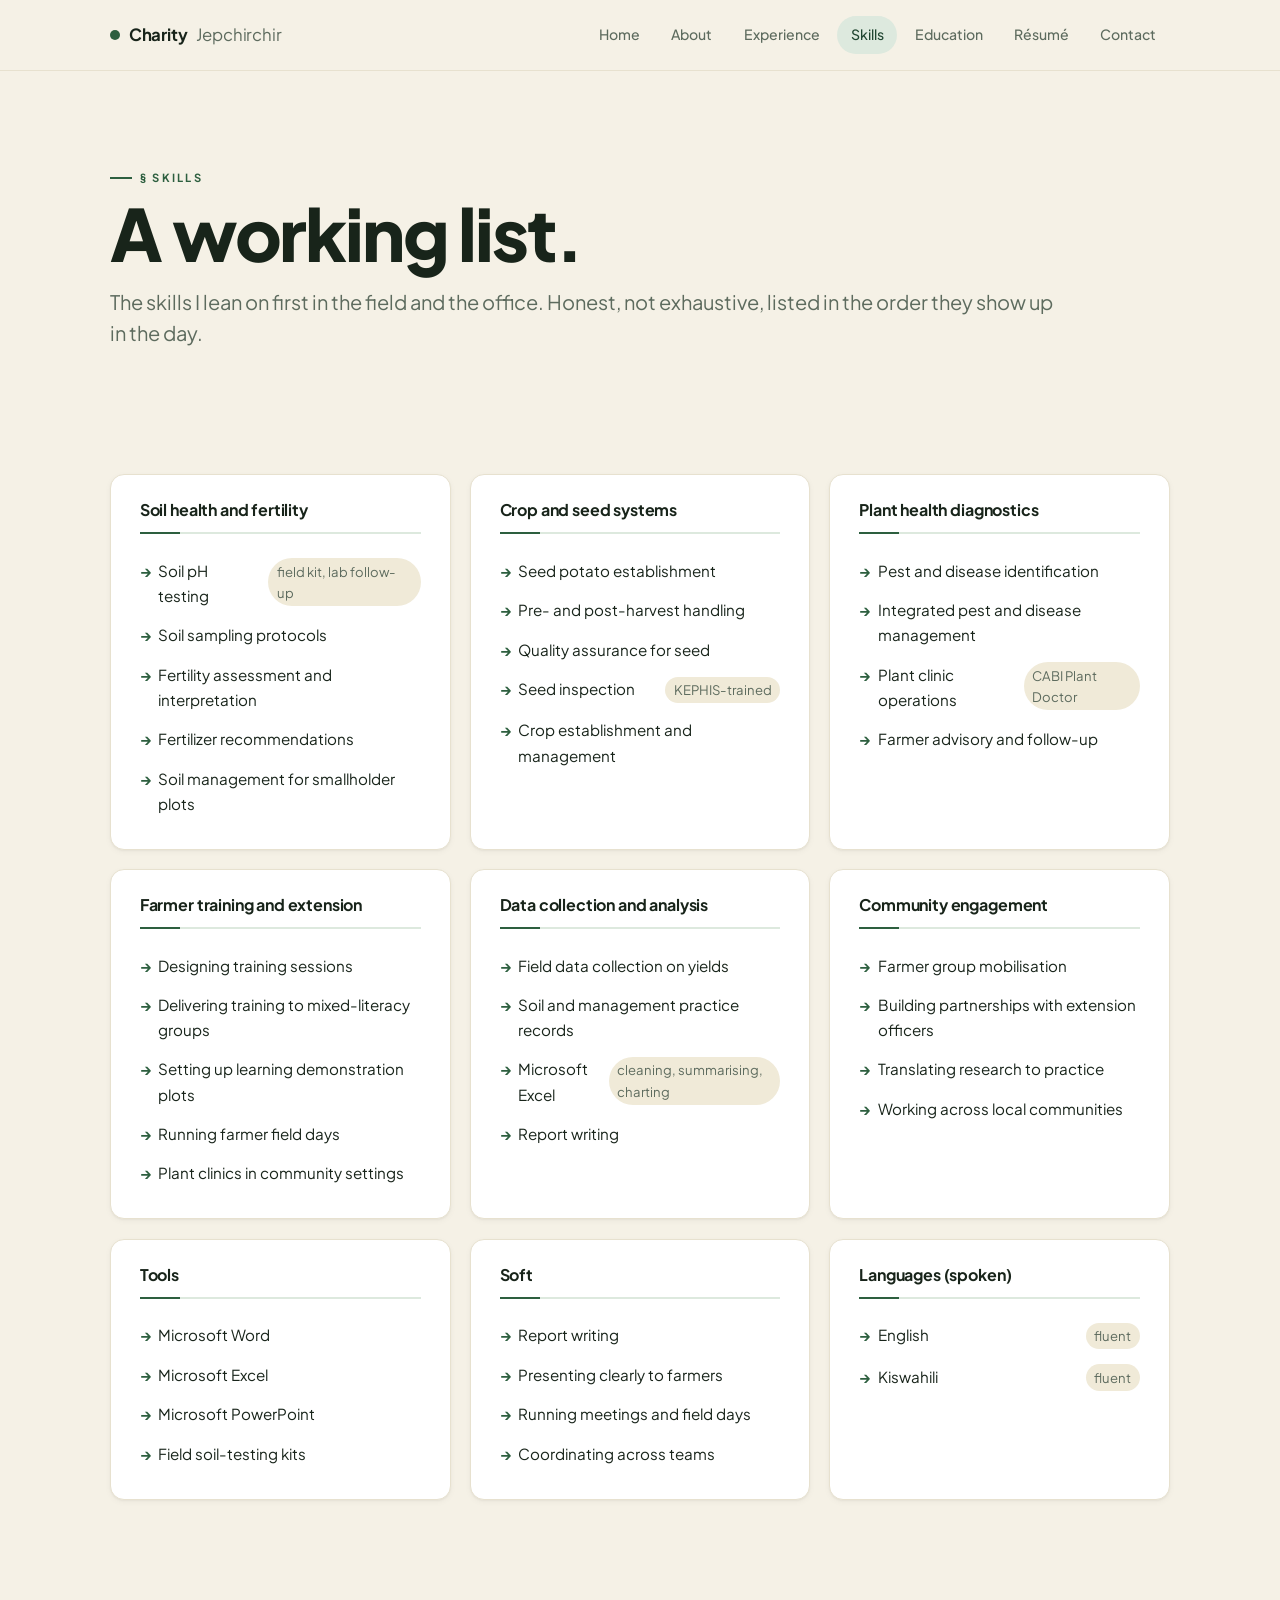
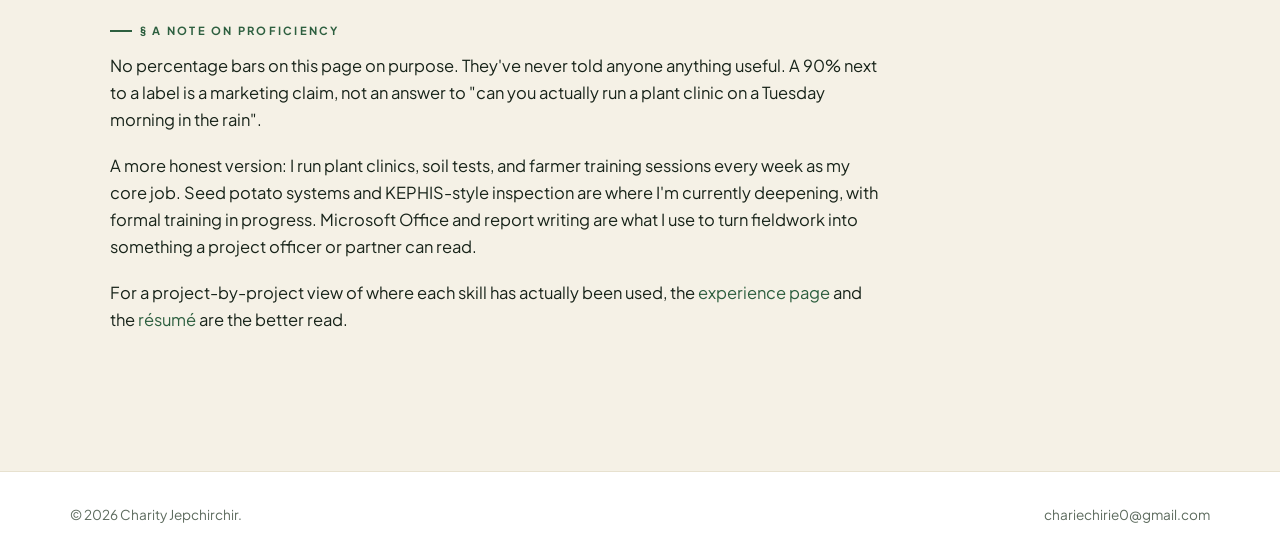
<file: pages/skills.html>
<!DOCTYPE html>
<html lang="en">
<head>
    <meta charset="UTF-8">
    <meta name="viewport" content="width=device-width, initial-scale=1.0">
    <title>Skills, Charity Jepchirchir</title>
    <meta name="description" content="The technical and field skills I work with across soil health, seed systems, plant health diagnostics, and farmer extension.">
    <link rel="canonical" href="https://charie.netlify.app/pages/skills">

    <meta property="og:type" content="website">
    <meta property="og:site_name" content="Charity Jepchirchir">
    <meta property="og:title" content="Skills, Charity Jepchirchir">
    <meta property="og:description" content="The technical and field skills I work with across soil health, seed systems, plant health diagnostics, and farmer extension.">
    <meta property="og:url" content="https://charie.netlify.app/pages/skills">
    <meta property="og:locale" content="en_US">
    <meta property="og:image" content="https://charie.netlify.app/images/og.png">
    <meta property="og:image:width" content="1200">
    <meta property="og:image:height" content="630">
    <meta property="og:image:type" content="image/png">
    <meta property="og:image:alt" content="Charity Jepchirchir. Multi-Network Coordinator at FIPS-Africa. Soil health, seed potato systems, and climate-smart agriculture in Kenya.">

    <meta name="twitter:card" content="summary_large_image">
    <meta name="twitter:title" content="Skills, Charity Jepchirchir">
    <meta name="twitter:description" content="The technical and field skills I work with across soil health, seed systems, plant health diagnostics, and farmer extension.">
    <meta name="twitter:image" content="https://charie.netlify.app/images/og.png">

    <script type="application/ld+json">
    {
        "@context": "https://schema.org",
        "@type": "WebPage",
        "@id": "https://charie.netlify.app/pages/skills#webpage",
        "url": "https://charie.netlify.app/pages/skills",
        "name": "Skills, Charity Jepchirchir",
        "description": "The technical and field skills I work with across soil health, seed systems, plant health diagnostics, and farmer extension.",
        "inLanguage": "en",
        "isPartOf": {"@id": "https://charie.netlify.app/#website"},
        "author": {"@id": "https://charie.netlify.app/#person"},
        "mainEntity": {"@id": "https://charie.netlify.app/#person"}
    }
    </script>

    <link rel="icon" type="image/svg+xml" href="../images/favicon.svg">
    <link rel="icon" type="image/png" sizes="64x64" href="../images/favicon.png">
    <link rel="apple-touch-icon" sizes="180x180" href="../images/apple-touch-icon.png">

    <link rel="preconnect" href="https://fonts.googleapis.com">
    <link rel="preconnect" href="https://fonts.gstatic.com" crossorigin>
    <link href="https://fonts.googleapis.com/css2?family=JetBrains+Mono:wght@500;600&family=Plus+Jakarta+Sans:wght@400;500;600;700;800&display=swap" rel="stylesheet">
    <link rel="stylesheet" href="../styles/main.css">
</head>
<body>
    <header class="site-header">
        <div class="inner">
            <a href="../index.html" class="wordmark">Charity <em>Jepchirchir</em></a>
            <button class="menu-toggle" aria-expanded="false" aria-controls="site-nav">Menu</button>
            <nav class="site-nav" id="site-nav">
                <a href="../index.html">Home</a>
                <a href="about.html">About</a>
                <a href="experience.html">Experience</a>
                <a href="skills.html" aria-current="page">Skills</a>
                <a href="education.html">Education</a>
                <a href="resume.html">Résumé</a>
                <a href="contact.html">Contact</a>
            </nav>
        </div>
    </header>

    <main>
        <section class="page-head">
            <span class="eyebrow">§ Skills</span>
            <h1 class="page-title">A working list.</h1>
            <p class="dek">
                The skills I lean on first in the field and the office. Honest, not exhaustive, listed in the order they show up in the day.
            </p>
        </section>

        <section class="page-section">
            <div class="skills-grid">

                <div class="skill-block">
                    <h3>Soil health and fertility</h3>
                    <ul>
                        <li>Soil pH testing <span class="note">field kit, lab follow-up</span></li>
                        <li>Soil sampling protocols</li>
                        <li>Fertility assessment and interpretation</li>
                        <li>Fertilizer recommendations</li>
                        <li>Soil management for smallholder plots</li>
                    </ul>
                </div>

                <div class="skill-block">
                    <h3>Crop and seed systems</h3>
                    <ul>
                        <li>Seed potato establishment</li>
                        <li>Pre- and post-harvest handling</li>
                        <li>Quality assurance for seed</li>
                        <li>Seed inspection <span class="note">KEPHIS-trained</span></li>
                        <li>Crop establishment and management</li>
                    </ul>
                </div>

                <div class="skill-block">
                    <h3>Plant health diagnostics</h3>
                    <ul>
                        <li>Pest and disease identification</li>
                        <li>Integrated pest and disease management</li>
                        <li>Plant clinic operations <span class="note">CABI Plant Doctor</span></li>
                        <li>Farmer advisory and follow-up</li>
                    </ul>
                </div>

                <div class="skill-block">
                    <h3>Farmer training and extension</h3>
                    <ul>
                        <li>Designing training sessions</li>
                        <li>Delivering training to mixed-literacy groups</li>
                        <li>Setting up learning demonstration plots</li>
                        <li>Running farmer field days</li>
                        <li>Plant clinics in community settings</li>
                    </ul>
                </div>

                <div class="skill-block">
                    <h3>Data collection and analysis</h3>
                    <ul>
                        <li>Field data collection on yields</li>
                        <li>Soil and management practice records</li>
                        <li>Microsoft Excel <span class="note">cleaning, summarising, charting</span></li>
                        <li>Report writing</li>
                    </ul>
                </div>

                <div class="skill-block">
                    <h3>Community engagement</h3>
                    <ul>
                        <li>Farmer group mobilisation</li>
                        <li>Building partnerships with extension officers</li>
                        <li>Translating research to practice</li>
                        <li>Working across local communities</li>
                    </ul>
                </div>

                <div class="skill-block">
                    <h3>Tools</h3>
                    <ul>
                        <li>Microsoft Word</li>
                        <li>Microsoft Excel</li>
                        <li>Microsoft PowerPoint</li>
                        <li>Field soil-testing kits</li>
                    </ul>
                </div>

                <div class="skill-block">
                    <h3>Soft</h3>
                    <ul>
                        <li>Report writing</li>
                        <li>Presenting clearly to farmers</li>
                        <li>Running meetings and field days</li>
                        <li>Coordinating across teams</li>
                    </ul>
                </div>

                <div class="skill-block">
                    <h3>Languages (spoken)</h3>
                    <ul>
                        <li>English <span class="note">fluent</span></li>
                        <li>Kiswahili <span class="note">fluent</span></li>
                    </ul>
                </div>

            </div>
        </section>

        <section class="page-section">
            <span class="section-num">§ A note on proficiency</span>
            <div class="col">
                <p>
                    No percentage bars on this page on purpose. They've never told anyone anything useful. A 90% next to a label is a marketing claim, not an answer to "can you actually run a plant clinic on a Tuesday morning in the rain".
                </p>
                <p>
                    A more honest version: I run plant clinics, soil tests, and farmer training sessions every week as my core job. Seed potato systems and KEPHIS-style inspection are where I'm currently deepening, with formal training in progress. Microsoft Office and report writing are what I use to turn fieldwork into something a project officer or partner can read.
                </p>
                <p>
                    For a project-by-project view of where each skill has actually been used, the <a href="experience.html">experience page</a> and the <a href="resume.html">résumé</a> are the better read.
                </p>
            </div>
        </section>
    </main>

    <footer class="site-footer">
        <div class="inner">
            <span>© 2026 Charity Jepchirchir.</span>
            <a href="mailto:chariechirie0@gmail.com">chariechirie0@gmail.com</a>
        </div>
    </footer>

    <script>
        (function () {
            var btn = document.querySelector('.menu-toggle');
            var nav = document.getElementById('site-nav');
            if (!btn || !nav) return;
            btn.addEventListener('click', function () {
                var open = nav.classList.toggle('open');
                btn.setAttribute('aria-expanded', open ? 'true' : 'false');
            });
        })();
    </script>
</body>
</html>
</file>
<file: styles/main.css>
/* Charity Jepchirchir, portfolio
   Modern professional: warm sand background, white cards, forest accent. */

:root {
    --bg: #f5f1e6;
    --paper: #ffffff;
    --ink: #18241a;
    --muted: #5d6b5e;
    --faint: #97a098;
    --rule: #e7e1cf;
    --rule-soft: #f0ead8;
    --accent: #2d5f3f;
    --accent-dark: #1f4530;
    --accent-soft: #dde9de;
    --accent-tint: #eef4ef;

    --sans: "Plus Jakarta Sans", -apple-system, BlinkMacSystemFont, "Segoe UI", Roboto, sans-serif;
    --mono: "JetBrains Mono", ui-monospace, "SF Mono", Menlo, Consolas, monospace;

    --radius-sm: 8px;
    --radius: 14px;
    --radius-lg: 24px;
    --shadow-sm: 0 1px 2px rgba(24, 36, 26, 0.04), 0 2px 6px rgba(24, 36, 26, 0.04);
    --shadow: 0 1px 2px rgba(24, 36, 26, 0.05), 0 8px 20px rgba(24, 36, 26, 0.06);
    --shadow-lg: 0 10px 30px rgba(24, 36, 26, 0.08);

    --measure: 64ch;
    --frame: 1140px;
    --gutter: clamp(1.25rem, 4vw, 2.5rem);
}

* { box-sizing: border-box; }

html { -webkit-font-smoothing: antialiased; -moz-osx-font-smoothing: grayscale; }

body {
    margin: 0;
    font-family: var(--sans);
    font-size: 16.5px;
    line-height: 1.65;
    color: var(--ink);
    background: var(--bg);
    text-rendering: optimizeLegibility;
}

img { max-width: 100%; display: block; }

p { margin: 0 0 1.1em; }

a {
    color: var(--accent);
    text-decoration: none;
    border-bottom: 1px solid transparent;
    transition: color 120ms ease, border-color 120ms ease;
}
a:hover { color: var(--accent-dark); border-bottom-color: currentColor; }

::selection { background: var(--accent-soft); color: var(--ink); }

/* ---------- Type ---------- */

h1, h2, h3, h4 {
    font-family: var(--sans);
    font-weight: 700;
    letter-spacing: -0.018em;
    line-height: 1.2;
    color: var(--ink);
}

.eyebrow {
    font-family: var(--sans);
    font-size: 0.7rem;
    font-weight: 700;
    letter-spacing: 0.2em;
    text-transform: uppercase;
    color: var(--accent);
    display: inline-flex;
    align-items: center;
    gap: 0.5rem;
}
.eyebrow::before {
    content: "";
    display: inline-block;
    width: 22px;
    height: 2px;
    background: var(--accent);
}

.dek {
    font-family: var(--sans);
    font-weight: 400;
    font-size: clamp(1.05rem, 1.6vw, 1.25rem);
    line-height: 1.55;
    color: var(--muted);
    max-width: var(--measure);
}

.smallcaps {
    font-variant-caps: all-small-caps;
    letter-spacing: 0.06em;
}

.rule {
    border: 0;
    border-top: 1px solid var(--rule);
    margin: 3rem 0;
}

/* ---------- Header ---------- */

.site-header {
    background: var(--bg);
    position: sticky;
    top: 0;
    z-index: 50;
    border-bottom: 1px solid var(--rule);
    backdrop-filter: saturate(140%) blur(8px);
    -webkit-backdrop-filter: saturate(140%) blur(8px);
}

.site-header .inner {
    max-width: var(--frame);
    margin: 0 auto;
    padding: 1rem var(--gutter);
    display: flex;
    align-items: center;
    justify-content: space-between;
    gap: 2rem;
}

.wordmark {
    font-family: var(--sans);
    font-size: 1.05rem;
    font-weight: 700;
    letter-spacing: -0.01em;
    color: var(--ink);
    border-bottom: none;
    white-space: nowrap;
    display: inline-flex;
    align-items: center;
    gap: 0.55rem;
}
.wordmark::before {
    content: "";
    width: 10px;
    height: 10px;
    border-radius: 50%;
    background: var(--accent);
    display: inline-block;
}
.wordmark em { font-style: normal; font-weight: 400; color: var(--muted); }
.wordmark:hover { border-bottom: none; }

.site-nav {
    display: flex;
    flex-wrap: wrap;
    gap: 0.25rem;
    font-size: 0.88rem;
    font-weight: 500;
}
.site-nav a {
    color: var(--muted);
    border-bottom: none;
    padding: 0.45rem 0.85rem;
    border-radius: 999px;
    transition: background 140ms ease, color 140ms ease;
}
.site-nav a:hover { color: var(--ink); background: var(--rule-soft); border-bottom: none; }
.site-nav a[aria-current="page"] {
    color: var(--accent-dark);
    background: var(--accent-soft);
}

.menu-toggle {
    display: none;
    background: var(--paper);
    border: 1px solid var(--rule);
    padding: 0.45rem 0.9rem;
    border-radius: 999px;
    font-family: var(--sans);
    font-size: 0.78rem;
    font-weight: 600;
    color: var(--ink);
    cursor: pointer;
}

/* ---------- Layout ---------- */

main { display: block; }

.frame {
    max-width: var(--frame);
    margin: 0 auto;
    padding: 0 var(--gutter);
}

.page-head {
    max-width: var(--frame);
    margin: 0 auto;
    padding: clamp(3rem, 8vw, 5.5rem) var(--gutter) clamp(2rem, 4vw, 3rem);
}

.page-title {
    font-size: clamp(2.5rem, 6.5vw, 4.5rem);
    font-weight: 800;
    letter-spacing: -0.03em;
    margin: 0.6rem 0 1rem;
    line-height: 1.02;
    color: var(--ink);
}

.page-section {
    max-width: var(--frame);
    margin: 0 auto;
    padding: clamp(2rem, 5vw, 3.5rem) var(--gutter);
}

.col {
    max-width: var(--measure);
}

.section-title {
    font-size: 1.6rem;
    font-weight: 700;
    margin: 0 0 1.5rem;
    letter-spacing: -0.02em;
}

.section-num {
    font-family: var(--sans);
    font-size: 0.7rem;
    font-weight: 700;
    letter-spacing: 0.2em;
    text-transform: uppercase;
    color: var(--accent);
    display: inline-flex;
    align-items: center;
    gap: 0.5rem;
    margin-bottom: 0.75rem;
}
.section-num::before {
    content: "";
    display: inline-block;
    width: 22px;
    height: 2px;
    background: var(--accent);
}

/* ---------- Home / Hero ---------- */

.intro {
    max-width: var(--frame);
    margin: 0 auto;
    padding: clamp(3rem, 8vw, 6rem) var(--gutter) clamp(2rem, 5vw, 3.5rem);
    position: relative;
}
.intro::before {
    content: "";
    position: absolute;
    inset: 1.5rem var(--gutter) auto auto;
    width: clamp(180px, 32vw, 360px);
    height: clamp(180px, 32vw, 360px);
    background: radial-gradient(circle at 50% 50%, var(--accent-soft), transparent 70%);
    pointer-events: none;
    z-index: 0;
    opacity: 0.7;
}
.intro > * { position: relative; z-index: 1; }

.intro h1 {
    font-size: clamp(2.8rem, 8vw, 5.5rem);
    font-weight: 800;
    line-height: 1;
    letter-spacing: -0.035em;
    margin: 1rem 0 1.4rem;
    color: var(--ink);
}
.intro h1 em {
    font-style: normal;
    color: var(--accent);
    font-weight: 800;
}

.intro .lede {
    font-family: var(--sans);
    font-weight: 400;
    font-size: clamp(1.1rem, 1.7vw, 1.35rem);
    line-height: 1.5;
    color: var(--muted);
    max-width: 48ch;
    margin: 0;
}
.intro .lede em {
    font-style: normal;
    color: var(--ink);
    font-weight: 600;
    background: var(--accent-soft);
    padding: 0 0.25rem;
    border-radius: 4px;
}

.byline {
    margin-top: 2.5rem;
    font-size: 0.88rem;
    color: var(--muted);
    display: flex;
    flex-wrap: wrap;
    gap: 0.6rem;
}
.byline > * {
    display: inline-flex;
    align-items: center;
    gap: 0.4rem;
    padding: 0.45rem 0.9rem;
    background: var(--paper);
    border: 1px solid var(--rule);
    border-radius: 999px;
    color: var(--ink);
    font-weight: 500;
}
.byline a { color: var(--ink); border-bottom: none; }
.byline a:hover { color: var(--accent); background: var(--accent-soft); border-bottom: none; }

/* ---------- Buttons ---------- */

.actions {
    display: flex;
    flex-wrap: wrap;
    gap: 0.8rem;
    margin-top: 2rem;
    font-size: 0.92rem;
}
.actions a {
    display: inline-flex;
    align-items: center;
    gap: 0.4rem;
    padding: 0.7rem 1.2rem;
    border-radius: 999px;
    font-weight: 600;
    border-bottom: none;
    transition: background 140ms ease, color 140ms ease, transform 120ms ease;
    background: var(--paper);
    color: var(--ink);
    border: 1px solid var(--rule);
}
.actions a:hover {
    background: var(--accent-soft);
    color: var(--accent-dark);
    border-color: var(--accent-soft);
    transform: translateY(-1px);
    border-bottom: none;
}
.actions a:first-child {
    background: var(--accent);
    color: #fff;
    border-color: var(--accent);
}
.actions a:first-child:hover {
    background: var(--accent-dark);
    border-color: var(--accent-dark);
    color: #fff;
}

/* ---------- Cards ---------- */

.card {
    background: var(--paper);
    border: 1px solid var(--rule);
    border-radius: var(--radius);
    padding: clamp(1.5rem, 3vw, 2rem);
    box-shadow: var(--shadow-sm);
    transition: box-shadow 200ms ease, transform 200ms ease;
}
.card:hover { box-shadow: var(--shadow); }

/* ---------- Lists / cards ---------- */

.work-list {
    list-style: none;
    padding: 0;
    margin: 0;
    display: grid;
    gap: 0.8rem;
}
.work-list li {
    background: var(--paper);
    border: 1px solid var(--rule);
    border-radius: var(--radius);
    padding: 1.4rem 1.6rem;
    display: grid;
    grid-template-columns: 110px 1fr auto;
    gap: 1.5rem;
    align-items: center;
    box-shadow: var(--shadow-sm);
    transition: box-shadow 200ms ease, transform 200ms ease, border-color 200ms ease;
}
.work-list li:hover {
    box-shadow: var(--shadow);
    transform: translateY(-1px);
    border-color: var(--accent-soft);
}
.work-list .year {
    font-family: var(--mono);
    font-size: 0.78rem;
    color: var(--accent-dark);
    background: var(--accent-soft);
    border-radius: 999px;
    padding: 0.3rem 0.7rem;
    text-align: center;
    width: max-content;
    font-weight: 600;
    letter-spacing: 0.02em;
}
.work-list .title {
    font-family: var(--sans);
    font-size: 1.1rem;
    font-weight: 700;
    color: var(--ink);
    margin: 0 0 0.25rem;
}
.work-list .title a { color: var(--ink); border-bottom: none; }
.work-list .title a:hover { color: var(--accent); }
.work-list .desc {
    font-size: 0.93rem;
    color: var(--muted);
    margin: 0;
}
.work-list .meta {
    font-family: var(--sans);
    font-size: 0.74rem;
    color: var(--muted);
    text-transform: none;
    letter-spacing: 0;
    white-space: nowrap;
    background: var(--rule-soft);
    padding: 0.35rem 0.75rem;
    border-radius: 999px;
    font-weight: 500;
}

/* Two-column prose */
.two-col {
    display: grid;
    grid-template-columns: 1fr 1fr;
    gap: clamp(2rem, 5vw, 4rem);
}
.two-col p:last-child { margin-bottom: 0; }
.two-col > div {
    background: var(--paper);
    border: 1px solid var(--rule);
    border-radius: var(--radius);
    padding: 1.8rem;
    box-shadow: var(--shadow-sm);
}

/* Aside (label/value) */
.aside-list {
    display: grid;
    grid-template-columns: 170px 1fr;
    gap: 1rem 1.5rem;
    background: var(--paper);
    border: 1px solid var(--rule);
    border-radius: var(--radius);
    padding: 1.8rem 2rem;
    box-shadow: var(--shadow-sm);
}
.aside-list dt {
    font-family: var(--sans);
    font-size: 0.72rem;
    font-weight: 700;
    text-transform: uppercase;
    letter-spacing: 0.14em;
    color: var(--accent);
    padding-top: 0.2rem;
}
.aside-list dd {
    margin: 0;
    font-size: 0.95rem;
    color: var(--ink);
}

/* Project / role cards */
.project {
    padding: 2rem;
    background: var(--paper);
    border: 1px solid var(--rule);
    border-radius: var(--radius);
    margin-bottom: 1rem;
    display: grid;
    grid-template-columns: 80px 1fr;
    gap: clamp(1rem, 3vw, 2rem);
    box-shadow: var(--shadow-sm);
    transition: box-shadow 200ms ease, transform 200ms ease, border-color 200ms ease;
}
.project:hover {
    box-shadow: var(--shadow);
    transform: translateY(-1px);
    border-color: var(--accent-soft);
}
.project .num {
    font-family: var(--mono);
    font-size: 0.85rem;
    font-weight: 700;
    letter-spacing: 0.05em;
    color: var(--accent);
    background: var(--accent-soft);
    width: 56px;
    height: 56px;
    border-radius: 50%;
    display: inline-flex;
    align-items: center;
    justify-content: center;
}
.project h3 {
    font-size: 1.5rem;
    font-weight: 700;
    margin: 0 0 0.5rem;
    letter-spacing: -0.02em;
}
.project .meta {
    font-family: var(--sans);
    font-size: 0.85rem;
    color: var(--muted);
    margin: 0 0 1rem;
    display: inline-block;
    padding: 0.3rem 0.75rem;
    background: var(--rule-soft);
    border-radius: 999px;
    font-weight: 500;
}
.project p { color: var(--ink); }
.project ul {
    margin: 0.6rem 0 0;
    padding-left: 0;
    color: var(--ink);
    list-style: none;
}
.project ul li {
    padding: 0.4rem 0 0.4rem 1.5rem;
    font-size: 0.95rem;
    position: relative;
}
.project ul li::before {
    content: "";
    position: absolute;
    left: 0;
    top: 0.95rem;
    width: 8px;
    height: 8px;
    border-radius: 50%;
    background: var(--accent);
}

/* Skills */
.skills-grid {
    display: grid;
    grid-template-columns: repeat(auto-fit, minmax(280px, 1fr));
    gap: 1.2rem;
}
.skill-block {
    background: var(--paper);
    border: 1px solid var(--rule);
    border-radius: var(--radius);
    padding: 1.6rem 1.8rem;
    box-shadow: var(--shadow-sm);
    transition: box-shadow 200ms ease, transform 200ms ease, border-color 200ms ease;
}
.skill-block:hover {
    box-shadow: var(--shadow);
    transform: translateY(-2px);
    border-color: var(--accent-soft);
}
.skill-block h3 {
    font-family: var(--sans);
    font-size: 1rem;
    text-transform: none;
    letter-spacing: -0.01em;
    font-weight: 700;
    color: var(--ink);
    margin: 0 0 1rem;
    padding-bottom: 0.8rem;
    border-bottom: 2px solid var(--accent-soft);
    position: relative;
}
.skill-block h3::after {
    content: "";
    position: absolute;
    left: 0;
    bottom: -2px;
    width: 40px;
    height: 2px;
    background: var(--accent);
}
.skill-block ul {
    list-style: none;
    margin: 0;
    padding: 0;
}
.skill-block li {
    padding: 0.45rem 0;
    font-size: 0.95rem;
    color: var(--ink);
    display: flex;
    align-items: baseline;
    gap: 0.4rem;
}
.skill-block li::before {
    content: "→";
    color: var(--accent);
    font-weight: 700;
    flex-shrink: 0;
}
.skill-block li .note {
    color: var(--muted);
    font-size: 0.82rem;
    font-weight: 400;
    margin-left: auto;
    background: var(--rule-soft);
    padding: 0.15rem 0.55rem;
    border-radius: 999px;
}

/* Timeline (education / experience) */
.timeline {
    list-style: none;
    margin: 0;
    padding: 0;
    display: grid;
    gap: 1rem;
}
.timeline > li {
    padding: 1.6rem 1.8rem;
    background: var(--paper);
    border: 1px solid var(--rule);
    border-radius: var(--radius);
    display: grid;
    grid-template-columns: 150px 1fr;
    gap: 1.5rem;
    box-shadow: var(--shadow-sm);
    transition: box-shadow 200ms ease, transform 200ms ease, border-color 200ms ease;
}
.timeline > li:hover {
    box-shadow: var(--shadow);
    transform: translateY(-1px);
    border-color: var(--accent-soft);
}
.timeline .when {
    font-family: var(--mono);
    font-size: 0.78rem;
    color: var(--accent-dark);
    background: var(--accent-soft);
    border-radius: 999px;
    padding: 0.35rem 0.75rem;
    text-align: center;
    width: max-content;
    height: max-content;
    font-weight: 600;
}
.timeline h3 {
    font-size: 1.2rem;
    font-weight: 700;
    margin: 0 0 0.4rem;
    letter-spacing: -0.01em;
}
.timeline .place {
    font-size: 0.9rem;
    color: var(--muted);
    margin: 0 0 0.7rem;
}
.timeline .detail {
    font-size: 0.95rem;
    color: var(--ink);
    margin: 0;
}
.timeline ul {
    margin: 0.8rem 0 0;
    padding-left: 0;
    color: var(--ink);
    list-style: none;
    display: flex;
    flex-wrap: wrap;
    gap: 0.4rem;
}
.timeline ul li {
    padding: 0.3rem 0.7rem;
    font-size: 0.85rem;
    background: var(--rule-soft);
    border-radius: 999px;
    color: var(--ink);
    font-weight: 500;
}

/* Resume */
.resume {
    background: var(--paper);
    border: 1px solid var(--rule);
    border-radius: var(--radius);
    padding: clamp(2rem, 5vw, 3.5rem);
    box-shadow: var(--shadow);
}
.resume header {
    border-bottom: 2px solid var(--accent-soft);
    padding-bottom: 1.5rem;
    margin-bottom: 2rem;
}
.resume header h1 {
    font-size: clamp(2rem, 4vw, 2.6rem);
    font-weight: 800;
    margin: 0 0 0.6rem;
    letter-spacing: -0.025em;
}
.resume header .contact {
    font-size: 0.85rem;
    color: var(--muted);
    display: flex;
    flex-wrap: wrap;
    gap: 0.5rem;
}
.resume header .contact > * {
    background: var(--rule-soft);
    padding: 0.35rem 0.8rem;
    border-radius: 999px;
}
.resume header .contact a { color: var(--ink); border-bottom: none; }
.resume header .contact a:hover { background: var(--accent-soft); color: var(--accent-dark); }

.resume section { margin-bottom: 2.2rem; }
.resume section:last-child { margin-bottom: 0; }
.resume h2 {
    font-family: var(--sans);
    font-size: 0.78rem;
    text-transform: uppercase;
    letter-spacing: 0.18em;
    font-weight: 700;
    color: var(--accent);
    margin: 0 0 1rem;
    padding-bottom: 0.5rem;
    border-bottom: 1px solid var(--rule);
}
.resume .entry {
    margin-bottom: 1.6rem;
    padding: 1rem 1.2rem;
    background: var(--bg);
    border-radius: var(--radius-sm);
    border-left: 3px solid var(--accent);
}
.resume .entry:last-child { margin-bottom: 0; }
.resume .entry-head {
    display: flex;
    justify-content: space-between;
    align-items: baseline;
    gap: 1rem;
    flex-wrap: wrap;
    margin-bottom: 0.3rem;
}
.resume .entry-title {
    font-family: var(--sans);
    font-size: 1.05rem;
    font-weight: 700;
    color: var(--ink);
}
.resume .entry-meta {
    font-family: var(--mono);
    font-size: 0.78rem;
    color: var(--accent-dark);
    background: var(--accent-soft);
    padding: 0.2rem 0.65rem;
    border-radius: 999px;
    font-weight: 600;
}
.resume .entry-place {
    font-size: 0.9rem;
    color: var(--muted);
    font-style: normal;
    margin-bottom: 0.4rem;
}
.resume ul {
    margin: 0.5rem 0 0;
    padding-left: 0;
    list-style: none;
}
.resume ul li {
    padding: 0.25rem 0 0.25rem 1.2rem;
    font-size: 0.94rem;
    position: relative;
}
.resume ul li::before {
    content: "";
    position: absolute;
    left: 0;
    top: 0.75rem;
    width: 6px;
    height: 6px;
    border-radius: 50%;
    background: var(--accent);
}
.resume .skill-row {
    display: grid;
    grid-template-columns: 200px 1fr;
    gap: 0.5rem 1.5rem;
    font-size: 0.94rem;
    padding: 0.45rem 0;
    border-bottom: 1px solid var(--rule);
}
.resume .skill-row:last-of-type { border-bottom: 0; }
.resume .skill-row dt {
    font-weight: 700;
    color: var(--ink);
}
.resume .skill-row dd { margin: 0; color: var(--muted); }

/* Contact form */
.contact-form {
    display: grid;
    gap: 1.2rem;
    background: var(--paper);
    border: 1px solid var(--rule);
    border-radius: var(--radius);
    padding: 1.8rem;
    box-shadow: var(--shadow-sm);
}
.contact-form label {
    display: block;
    font-size: 0.78rem;
    text-transform: none;
    letter-spacing: 0;
    color: var(--ink);
    font-weight: 600;
    margin-bottom: 0.4rem;
}
.contact-form input,
.contact-form textarea {
    width: 100%;
    background: var(--bg);
    border: 1px solid var(--rule);
    border-radius: var(--radius-sm);
    padding: 0.75rem 0.9rem;
    font-family: var(--sans);
    font-size: 0.95rem;
    color: var(--ink);
}
.contact-form input:focus,
.contact-form textarea:focus {
    outline: none;
    border-color: var(--accent);
    background: #fff;
    box-shadow: 0 0 0 3px var(--accent-soft);
}
.contact-form textarea {
    resize: vertical;
    min-height: 140px;
}
.contact-form button {
    justify-self: start;
    background: var(--accent);
    color: #fff;
    border: 0;
    padding: 0.85rem 1.6rem;
    border-radius: 999px;
    font-family: var(--sans);
    font-size: 0.88rem;
    font-weight: 600;
    cursor: pointer;
    transition: background 140ms ease, transform 120ms ease;
}
.contact-form button:hover {
    background: var(--accent-dark);
    transform: translateY(-1px);
}

/* ---------- Footer ---------- */

.site-footer {
    margin-top: 4rem;
    padding: 2rem var(--gutter);
    font-size: 0.85rem;
    color: var(--muted);
    background: var(--paper);
    border-top: 1px solid var(--rule);
}
.site-footer .inner {
    max-width: var(--frame);
    margin: 0 auto;
    display: flex;
    flex-wrap: wrap;
    justify-content: space-between;
    gap: 1rem 2rem;
    align-items: center;
}
.site-footer a {
    color: var(--muted);
    border-bottom: none;
}
.site-footer a:hover { color: var(--accent); border-bottom: 1px solid currentColor; }

/* ---------- Mobile ---------- */

@media (max-width: 760px) {
    body { font-size: 16px; }

    .menu-toggle { display: inline-block; }

    .site-nav {
        display: none;
        position: absolute;
        top: 100%;
        left: 0;
        right: 0;
        background: var(--paper);
        border-bottom: 1px solid var(--rule);
        flex-direction: column;
        gap: 0;
        padding: 0.75rem var(--gutter);
        box-shadow: var(--shadow);
    }
    .site-nav.open { display: flex; }
    .site-nav a {
        padding: 0.7rem 0.85rem;
        border-radius: var(--radius-sm);
    }
    .site-nav a[aria-current="page"] { background: var(--accent-soft); }

    .site-header { position: relative; }
    .site-header .inner { position: relative; }

    .two-col { grid-template-columns: 1fr; }
    .work-list li {
        grid-template-columns: 1fr;
        gap: 0.6rem;
    }
    .work-list .meta { white-space: normal; }
    .timeline > li,
    .project { grid-template-columns: 1fr; gap: 0.8rem; }
    .aside-list { grid-template-columns: 1fr; gap: 0.4rem; padding: 1.4rem; }
    .aside-list dt { padding-top: 0.8rem; }
    .resume .skill-row { grid-template-columns: 1fr; gap: 0.1rem; }
    .resume .entry { padding: 0.85rem 1rem; }
}

@media (prefers-reduced-motion: reduce) {
    *, *::before, *::after {
        animation-duration: 0.01ms !important;
        transition-duration: 0.01ms !important;
    }
}

/* ---------- Print (resume) ---------- */
@page {
    margin: 14mm 12mm;
}
@media print {
    .site-header, .site-footer, .page-head, .actions, .print-tip { display: none !important; }
    body { background: white; font-size: 11pt; }
    .resume { border: 0; padding: 0; background: white; box-shadow: none; }
    .resume .entry { background: white; border-left: 2px solid #000; }
    .page-section { padding: 0; }
    a { color: inherit; border-bottom: none; }
}
</file>
